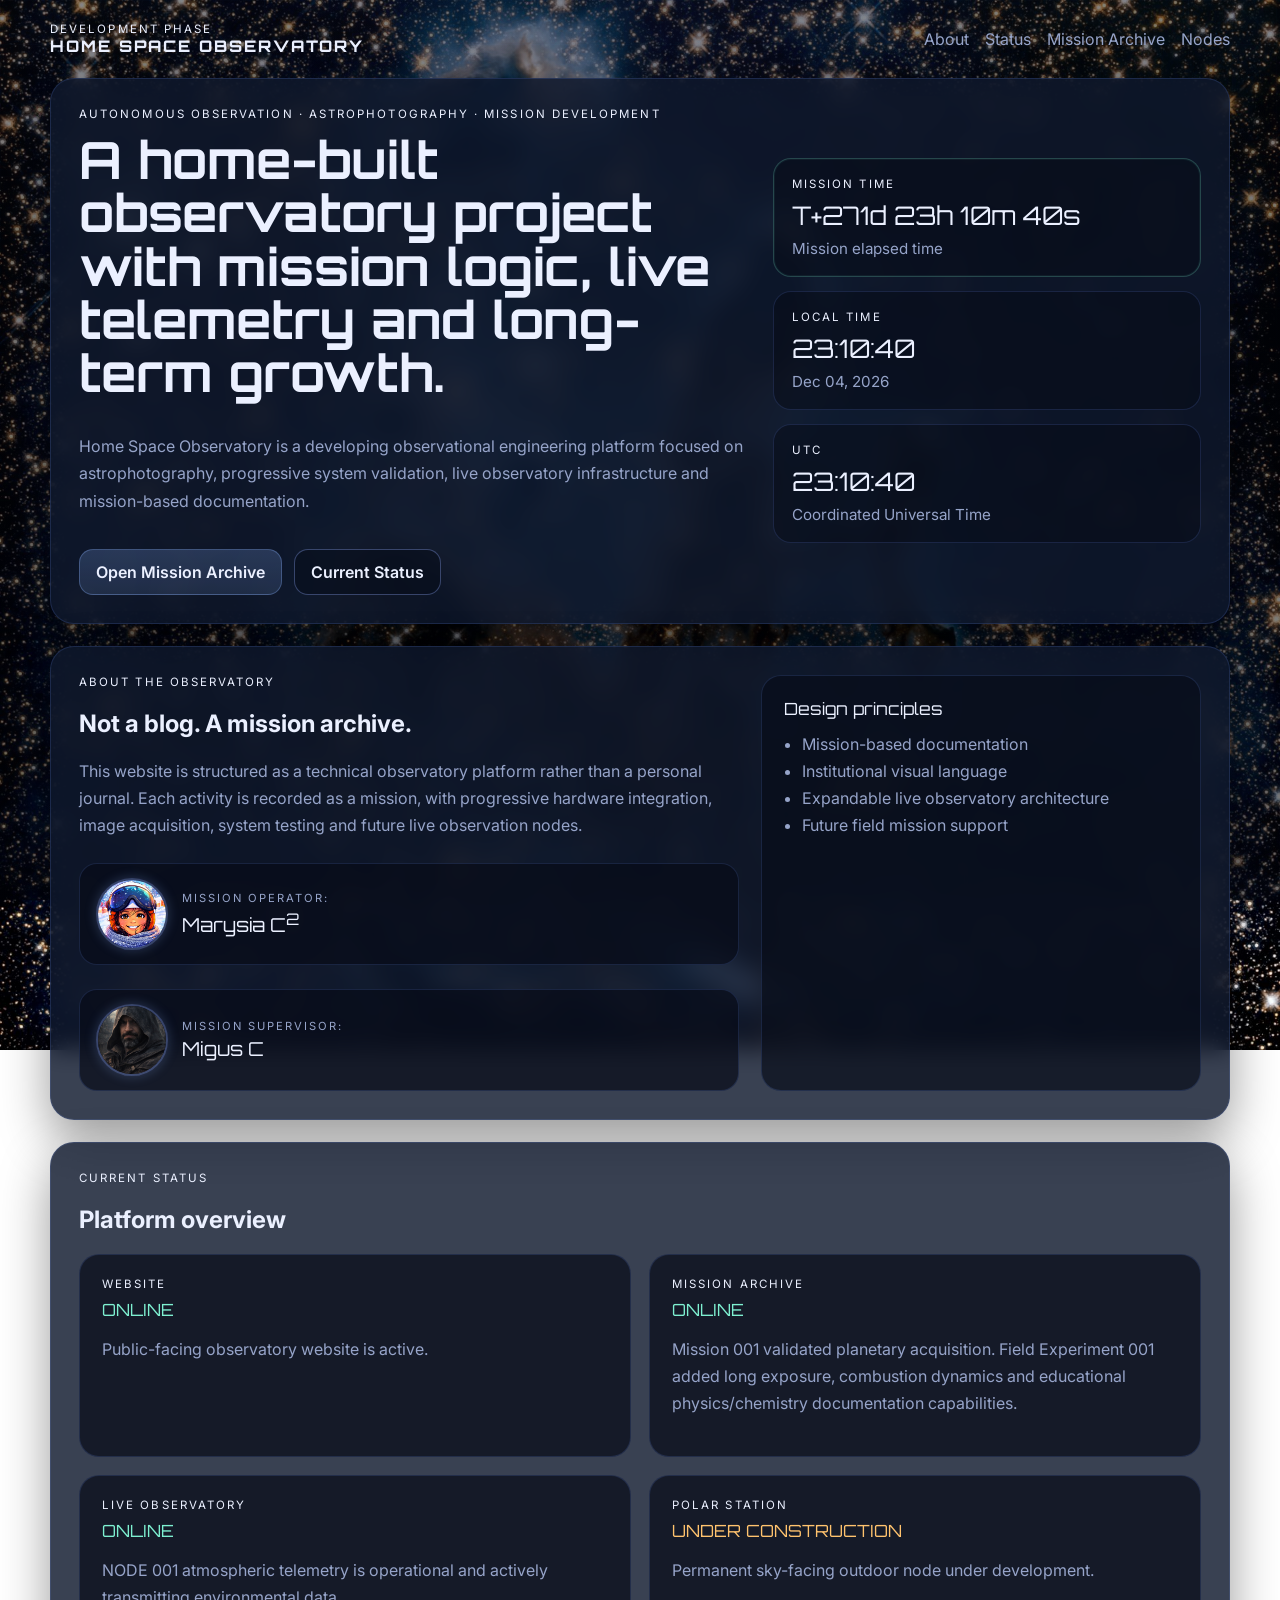
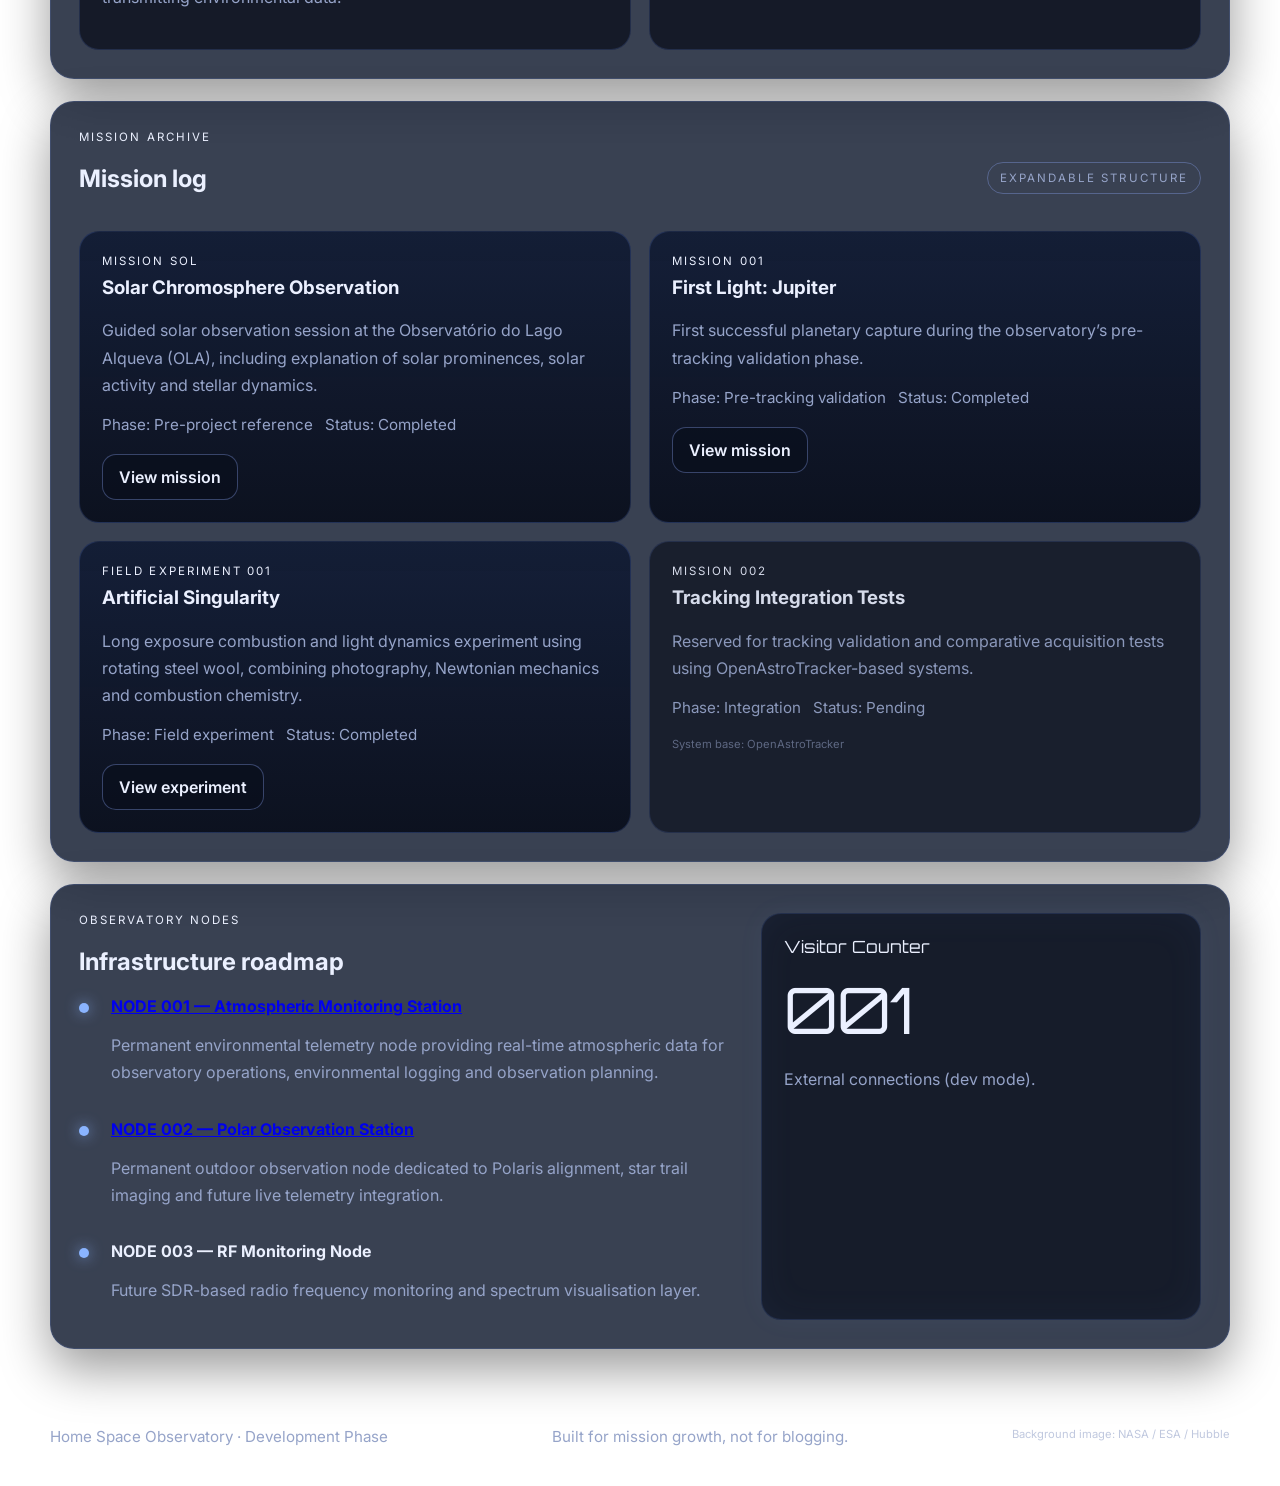
<file: index.html>
<!DOCTYPE html>
<html lang="en">
<head>
  <meta charset="UTF-8" />
  <meta name="viewport" content="width=device-width, initial-scale=1.0" />
  <title>Home Space Observatory</title>

  <meta
    name="description"
    content="Home Space Observatory — autonomous observation, astrophotography, mission archive and live observatory development."
  />

  <link rel="preconnect" href="https://fonts.googleapis.com">
  <link rel="preconnect" href="https://fonts.gstatic.com" crossorigin>

  <link
    href="https://fonts.googleapis.com/css2?family=Inter:wght@400;500;600;700;800&family=Orbitron:wght@500;700;800&display=swap"
    rel="stylesheet"
  >

  <link rel="stylesheet" href="assets/css/style.css" />
</head>

<body>

  <div class="stars"></div>
  <div class="grid"></div>

  <header class="site-header">

    <div class="brand-wrap">
      <div class="brand-kicker">Development Phase</div>
      <div class="brand">HOME SPACE OBSERVATORY</div>
    </div>

    <nav class="top-nav">
      <a href="#about">About</a>
      <a href="#status">Status</a>
      <a href="#missions">Mission Archive</a>
      <a href="#nodes">Nodes</a>
    </nav>

  </header>

  <main>

    <!-- HERO -->

    <section class="hero panel">

      <div class="hero-copy">

        <div class="eyebrow">
          Autonomous Observation · Astrophotography · Mission Development
        </div>

        <h1>
          A home-built observatory project with mission logic,
          live telemetry and long-term growth.
        </h1>

        <p>
          Home Space Observatory is a developing observational engineering platform
          focused on astrophotography, progressive system validation,
          live observatory infrastructure and mission-based documentation.
        </p>

        <div class="hero-actions">
          <a class="btn btn-primary" href="#missions">
            Open Mission Archive
          </a>

          <a class="btn btn-secondary" href="#status">
            Current Status
          </a>
        </div>

      </div>

      <div class="hero-side">

        <div class="status-card accent">
          <div class="status-label">Mission Time</div>
          <div class="status-value" id="uptime">
            T+000d 00h 00m 00s
          </div>
          <div class="status-sub">Mission elapsed time</div>
        </div>

        <div class="status-card">
          <div class="status-label">Local Time</div>
          <div class="status-value" id="localTime">--:--:--</div>
          <div class="status-sub" id="localDate">----------</div>
        </div>

        <div class="status-card">
          <div class="status-label">UTC</div>
          <div class="status-value" id="utcTime">--:--:--</div>
          <div class="status-sub">Coordinated Universal Time</div>
        </div>

      </div>

    </section>

    <!-- ABOUT -->

    <section id="about" class="panel split">

      <div>

        <div class="section-tag">About the Observatory</div>

        <h2>Not a blog. A mission archive.</h2>

        <p>
          This website is structured as a technical observatory platform
          rather than a personal journal.
          Each activity is recorded as a mission,
          with progressive hardware integration,
          image acquisition, system testing
          and future live observation nodes.
        </p>

        <div class="operator-card">

          <img
            src="assets/img/avatar.png"
            alt="Marysia avatar"
            class="operator-avatar"
          >

          <div>
            <div class="operator-label">Mission Operator:</div>
            <div class="operator-name">Marysia C<sup>2</sup></div>
          </div>

        </div>

        <div class="operator-card">

          <img
            src="assets/img/migus.png"
            alt="migus avatar"
            class="operator-avatar"
          >

          <div>
            <div class="operator-label">Mission Supervisor:</div>
            <div class="operator-name">Migus C</div>
          </div>

        </div>

      </div>

      <div class="callout">

        <div class="callout-title">Design principles</div>

        <ul>
          <li>Mission-based documentation</li>
          <li>Institutional visual language</li>
          <li>Expandable live observatory architecture</li>
          <li>Future field mission support</li>
        </ul>

      </div>

    </section>

    <!-- STATUS -->

    <section id="status" class="panel">

      <div class="section-tag">Current Status</div>

      <h2>Platform overview</h2>

      <div class="status-grid">

        <article class="metric-card">
          <div class="metric-title">Website</div>
          <div class="metric-value online">ONLINE</div>

          <p>
            Public-facing observatory website is active.
          </p>
        </article>

        <article class="metric-card">
          <div class="metric-title">Mission Archive</div>
          <div class="metric-value online">ONLINE</div>

          <p>
            Mission 001 validated planetary acquisition.
            Field Experiment 001 added long exposure,
            combustion dynamics and educational
            physics/chemistry documentation capabilities.
          </p>
        </article>

        <article class="metric-card">
          <div class="metric-title">Live Observatory</div>
          <div class="metric-value online">ONLINE</div>

          <p>
            NODE 001 atmospheric telemetry is operational
            and actively transmitting environmental data.
          </p>
        </article>

        <article class="metric-card">
          <div class="metric-title">Polar Station</div>
          <div class="metric-value pending">UNDER CONSTRUCTION</div>

          <p>
            Permanent sky-facing outdoor node
            under development.
          </p>
        </article>

      </div>

    </section>

    <!-- MISSIONS -->

    <section id="missions" class="panel">

      <div class="section-tag">Mission Archive</div>

      <div class="section-head">
        <h2>Mission log</h2>
        <span class="chip">Expandable structure</span>
      </div>

      <div class="mission-grid">

        <!-- MISSION SOL -->

        <article class="mission-card featured">

          <div class="mission-number">Mission SOL</div>

          <h3>Solar Chromosphere Observation</h3>

          <p>
            Guided solar observation session at the
            Observatório do Lago Alqueva (OLA),
            including explanation of solar prominences,
            solar activity and stellar dynamics.
          </p>

          <div class="mission-meta">
            <span>Phase: Pre-project reference</span>
            <span>Status: Completed</span>
          </div>

          <a class="btn btn-secondary"
             href="missions/missionSOL/index.html">

            View mission

          </a>

        </article>

        <!-- MISSION 001 -->

        <article class="mission-card featured">

          <div class="mission-number">Mission 001</div>

          <h3>First Light: Jupiter</h3>

          <p>
            First successful planetary capture during the
            observatory’s pre-tracking validation phase.
          </p>

          <div class="mission-meta">
            <span>Phase: Pre-tracking validation</span>
            <span>Status: Completed</span>
          </div>

          <a class="btn btn-secondary"
             href="missions/mission001/index.html">

            View mission

          </a>

        </article>

        <!-- FIELD EXPERIMENT 001 -->

        <article class="mission-card featured">

          <div class="mission-number">
            Field Experiment 001
          </div>

          <h3>Artificial Singularity</h3>

          <p>
            Long exposure combustion and light dynamics experiment
            using rotating steel wool, combining photography,
            Newtonian mechanics and combustion chemistry.
          </p>

          <div class="mission-meta">
            <span>Phase: Field experiment</span>
            <span>Status: Completed</span>
          </div>

          <a class="btn btn-secondary"
             href="field-experiments/field-exp001-artificial-singularity/index.html">

            View experiment

          </a>

        </article>

        <!-- MISSION 002 -->

        <article class="mission-card placeholder">

          <div class="mission-number">Mission 002</div>

          <h3>Tracking Integration Tests</h3>

          <p>
            Reserved for tracking validation and comparative
            acquisition tests using OpenAstroTracker-based systems.
          </p>

          <div class="mission-meta">
            <span>Phase: Integration</span>
            <span>Status: Pending</span>
          </div>

          <div class="mission-credit">

            System base:

            <a href="https://github.com/OpenAstroTech/OpenAstroTracker"
               target="_blank"
               rel="noopener noreferrer">

              OpenAstroTracker

            </a>

          </div>

        </article>

      </div>

    </section>

    <!-- NODES -->

    <section id="nodes" class="panel split">

      <div>

        <div class="section-tag">Observatory Nodes</div>

        <h2>Infrastructure roadmap</h2>

        <div class="timeline">

          <!-- NODE 001 -->

          <div class="timeline-item">

            <span class="dot"></span>

            <div>

              <strong>
                <a href="nodes/node001/index.html">
                  NODE 001 — Atmospheric Monitoring Station
                </a>
              </strong>

              <p>
                Permanent environmental telemetry node providing
                real-time atmospheric data for observatory operations,
                environmental logging and observation planning.
              </p>

            </div>

          </div>

          <!-- NODE 002 -->

          <div class="timeline-item">

            <span class="dot"></span>

            <div>

              <strong>
                <a href="nodes/node002/index.html">
                  NODE 002 — Polar Observation Station
                </a>
              </strong>

              <p>
                Permanent outdoor observation node dedicated to Polaris
                alignment, star trail imaging and future live telemetry integration.
              </p>

            </div>

          </div>

          <!-- NODE 003 -->

          <div class="timeline-item">

            <span class="dot"></span>

            <div>

              <strong>
                NODE 003 — RF Monitoring Node
              </strong>

              <p>
                Future SDR-based radio frequency monitoring
                and spectrum visualisation layer.
              </p>

            </div>

          </div>

        </div>

      </div>

      <div class="callout glow">

        <div class="callout-title">Visitor Counter</div>

        <div class="big-counter" id="visitorCount">001</div>

        <p>
          External connections (dev mode).
        </p>

      </div>

    </section>

  </main>

  <!-- FOOTER -->

  <footer class="site-footer">

    <div>
      Home Space Observatory · Development Phase
    </div>

    <div>
      Built for mission growth, not for blogging.
    </div>

    <div class="credit">

      Background image:

      <a href="https://images.nasa.gov/details/GSFC_20171208_Archive_e000842"
         target="_blank"
         rel="noopener noreferrer">

        NASA / ESA / Hubble

      </a>

    </div>

  </footer>

  <script>
    window.HSO_CONFIG = {
      launchDate: '2026-03-08T00:00:00Z'
    };
  </script>

  <script src="assets/js/app.js"></script>

</body>
</html>
</file>
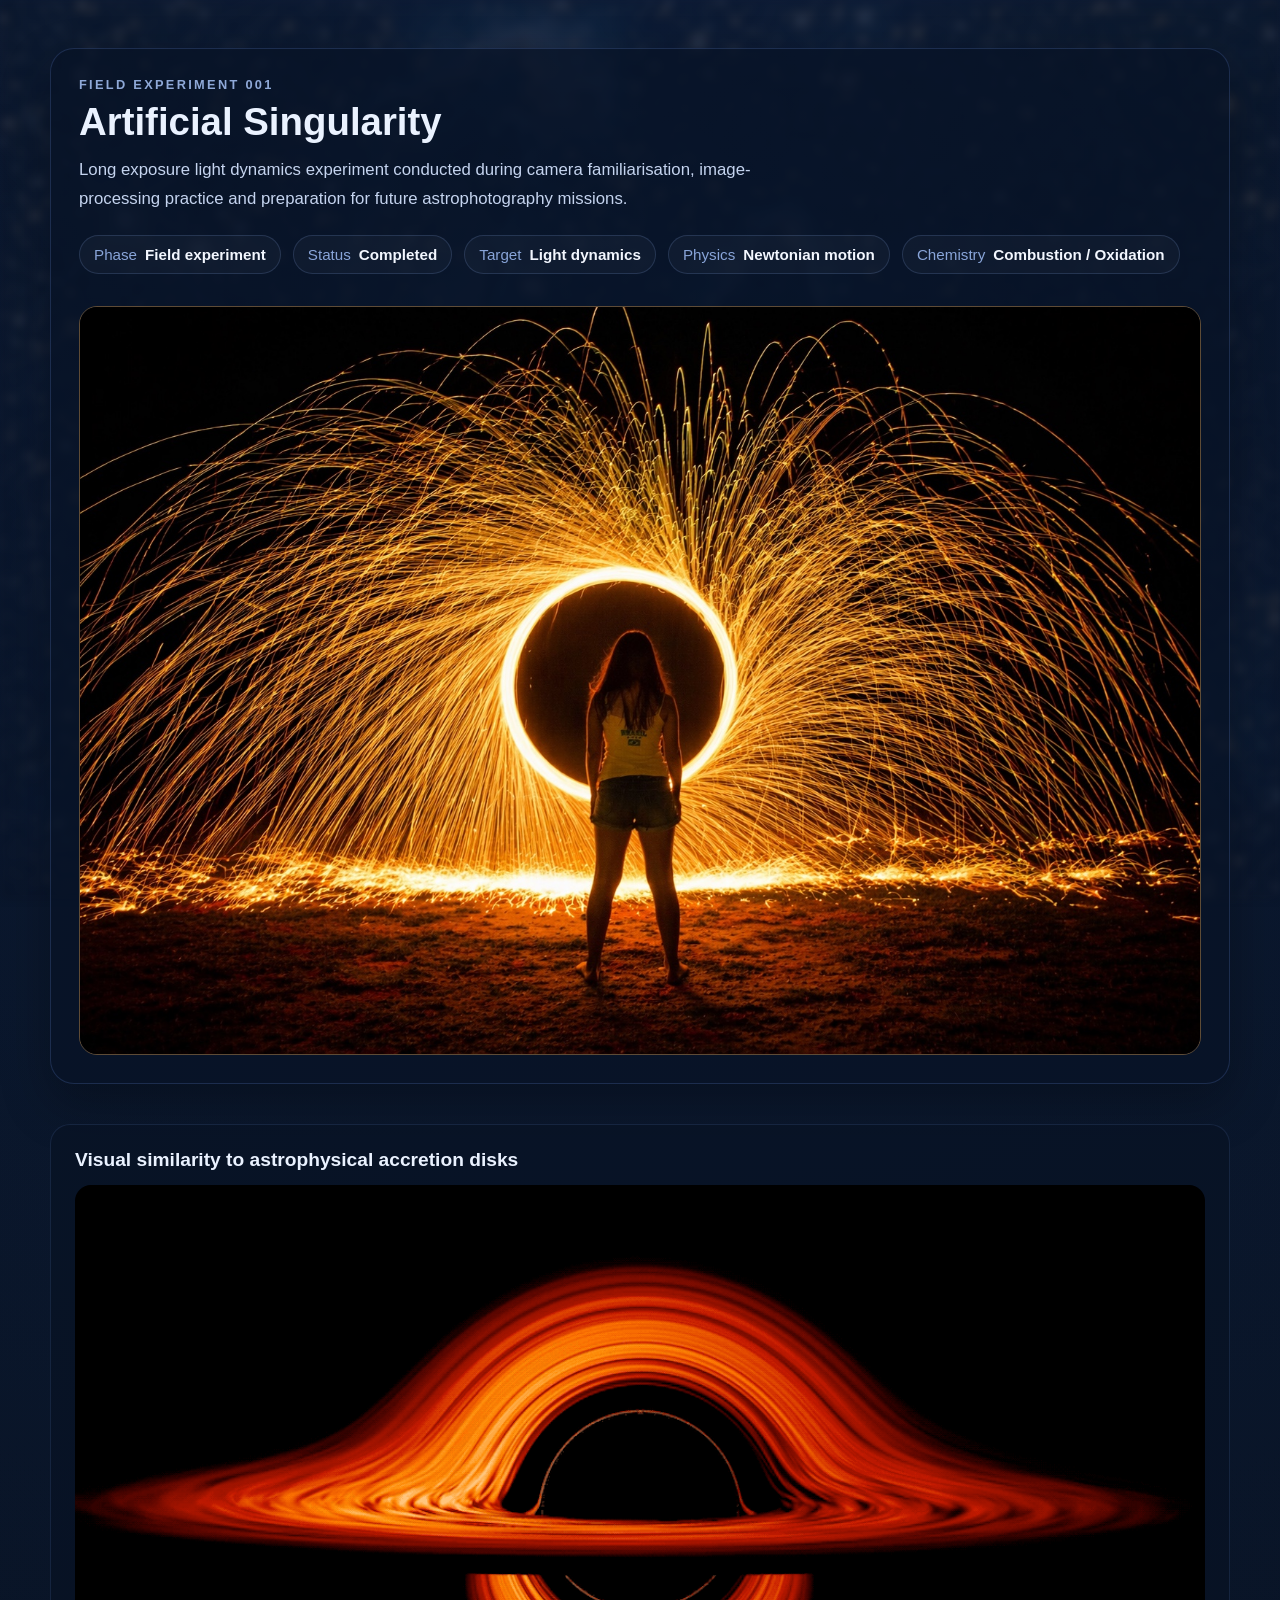
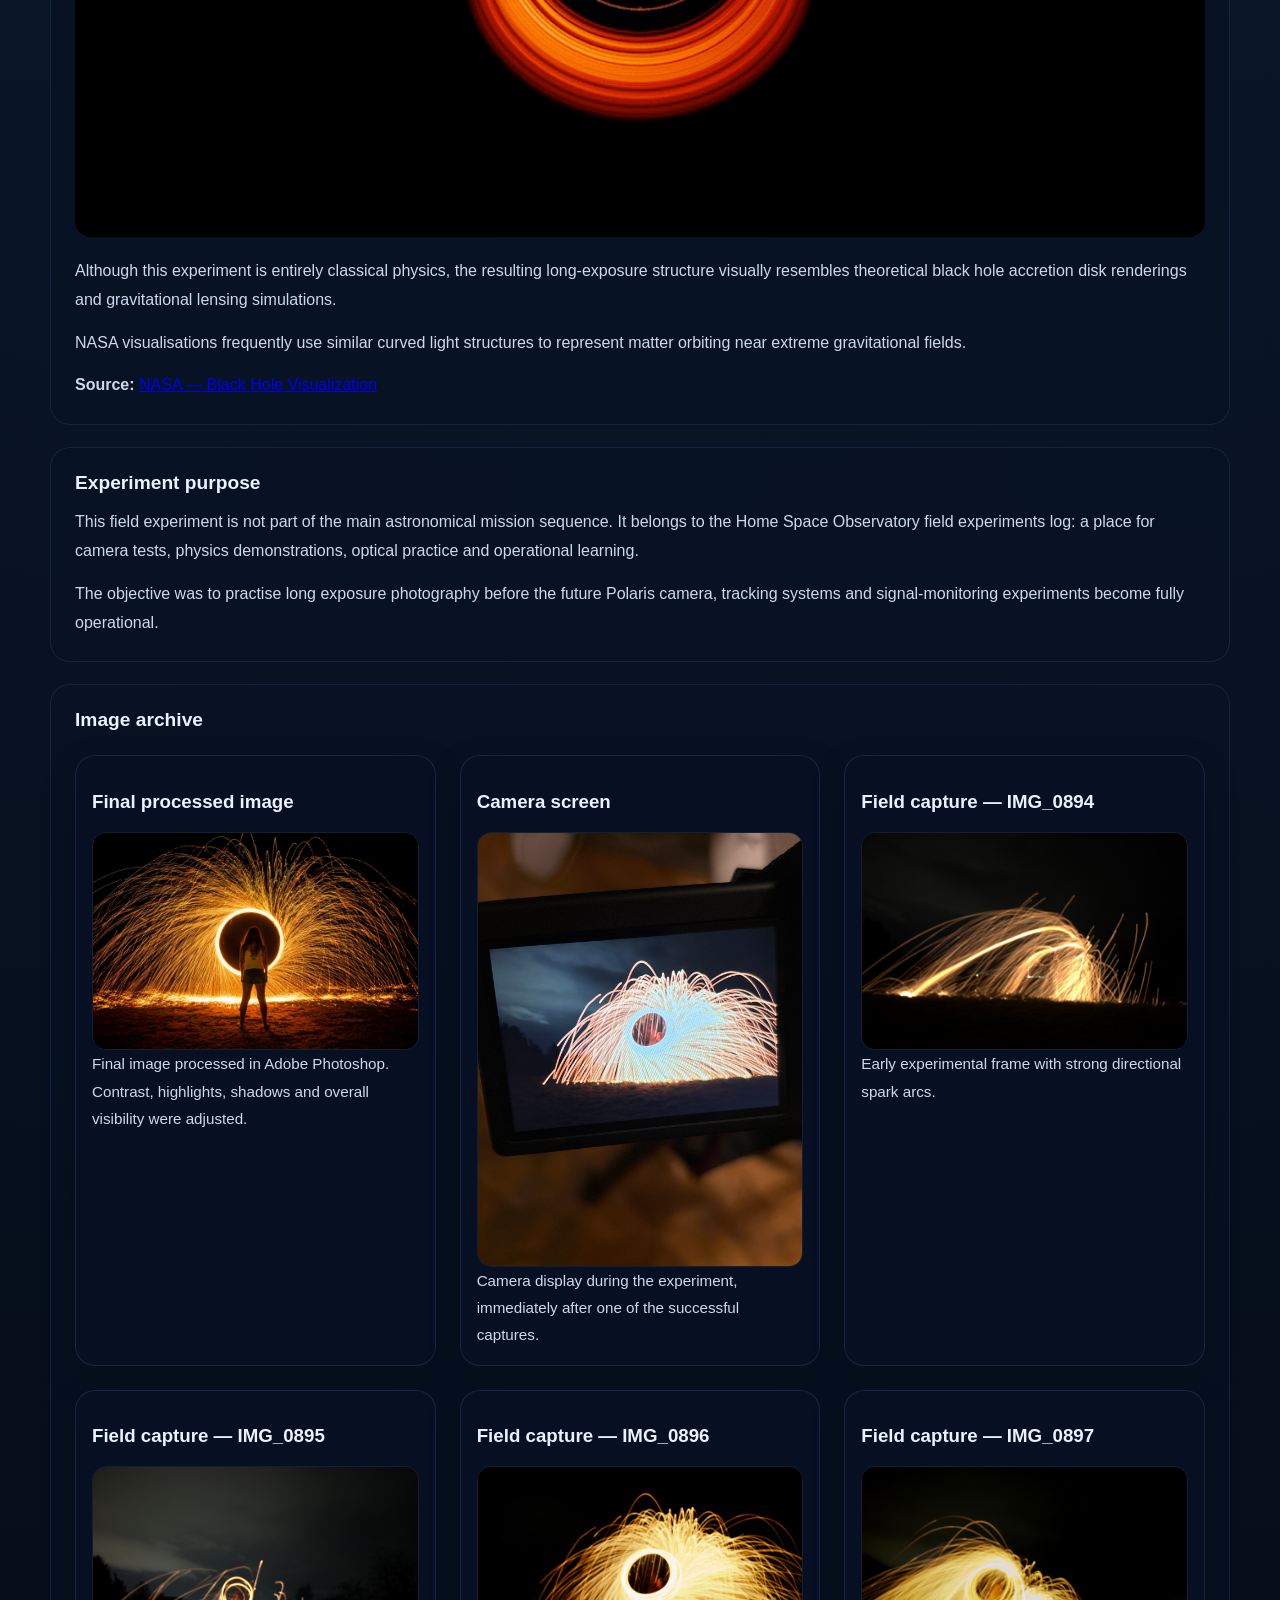
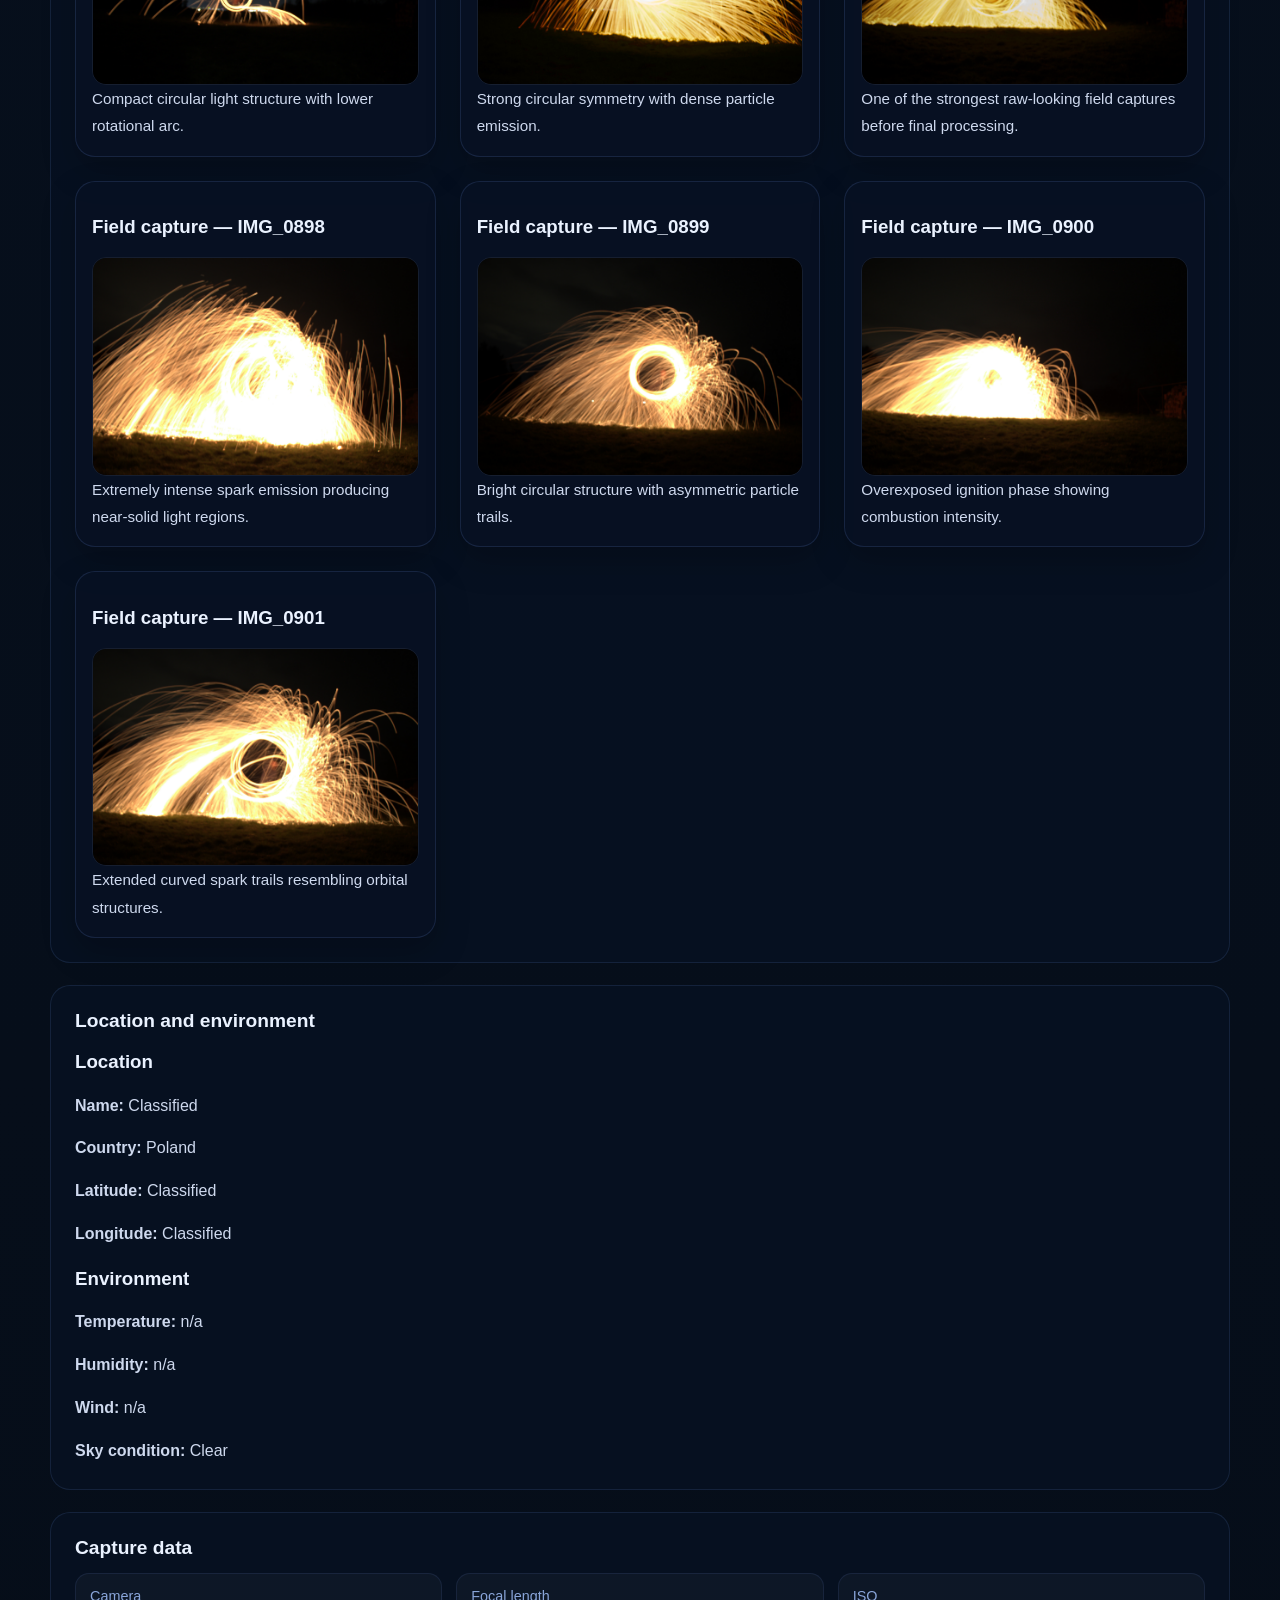
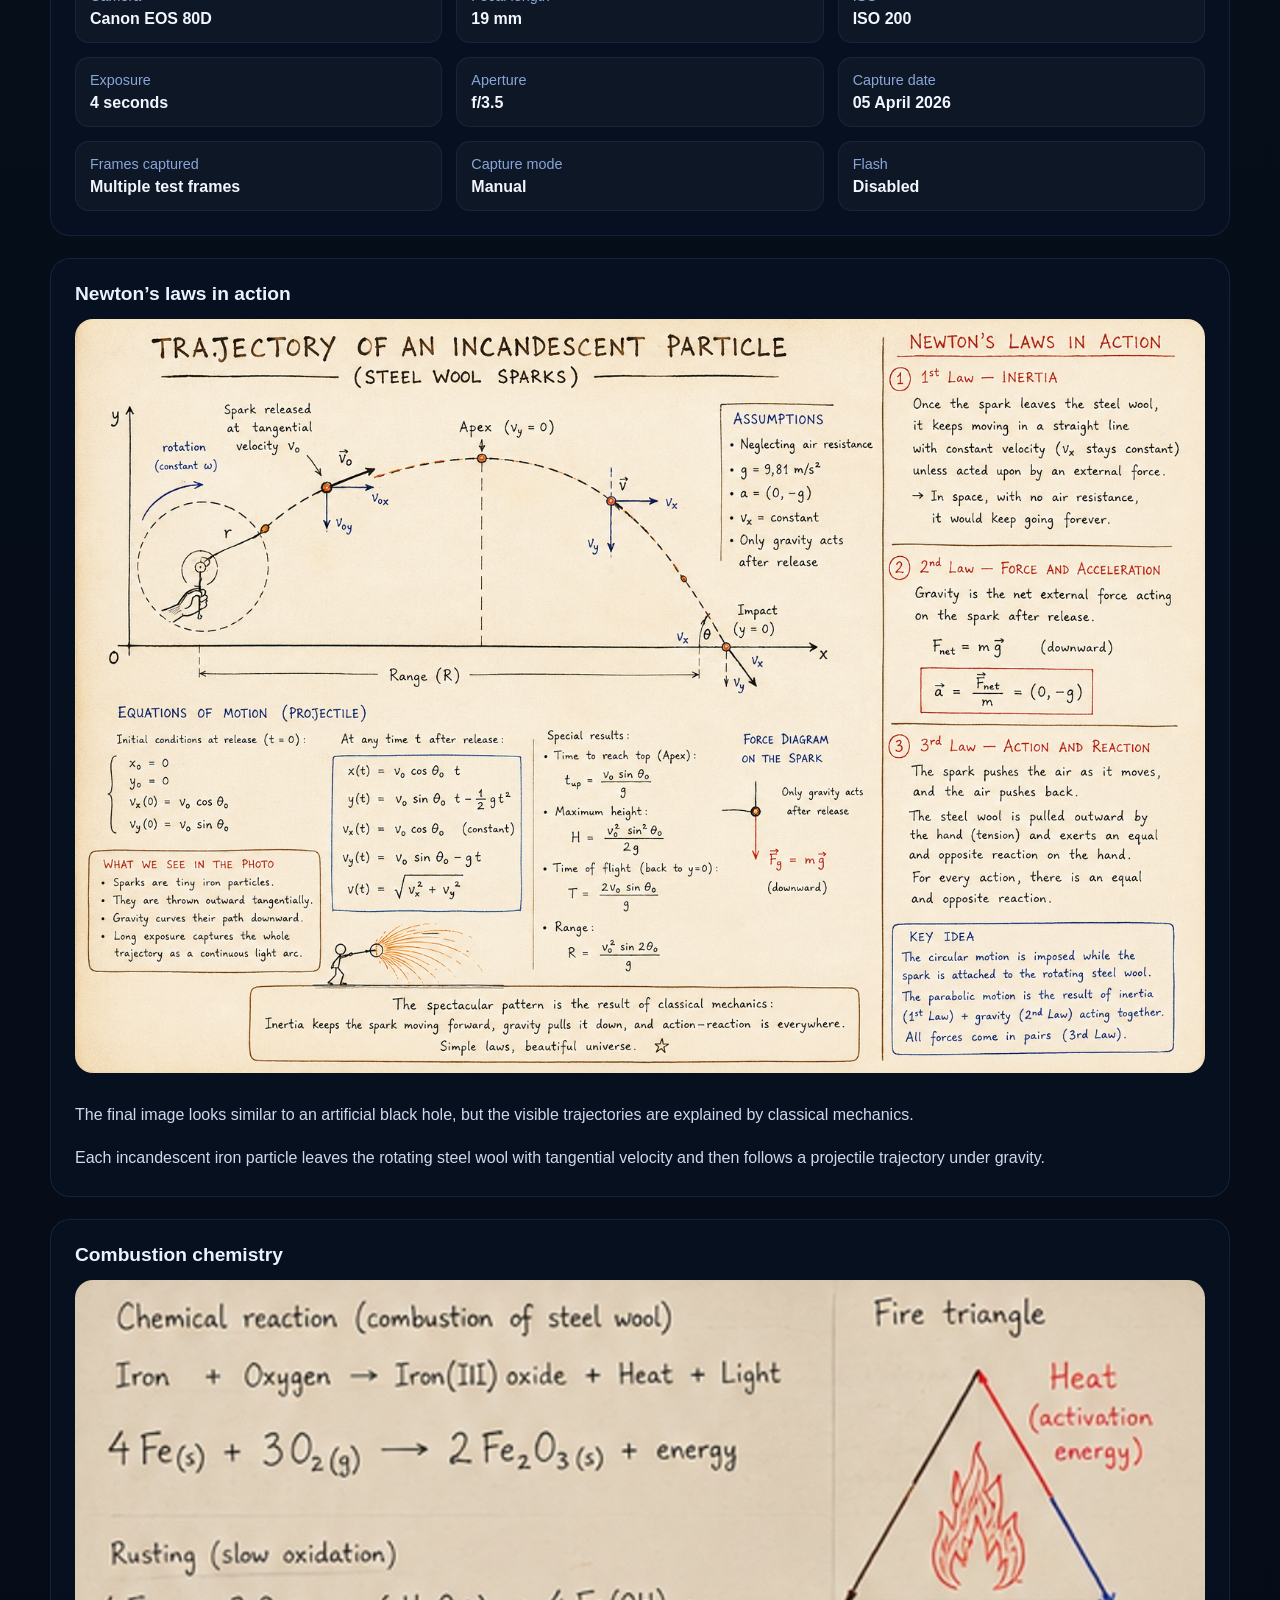
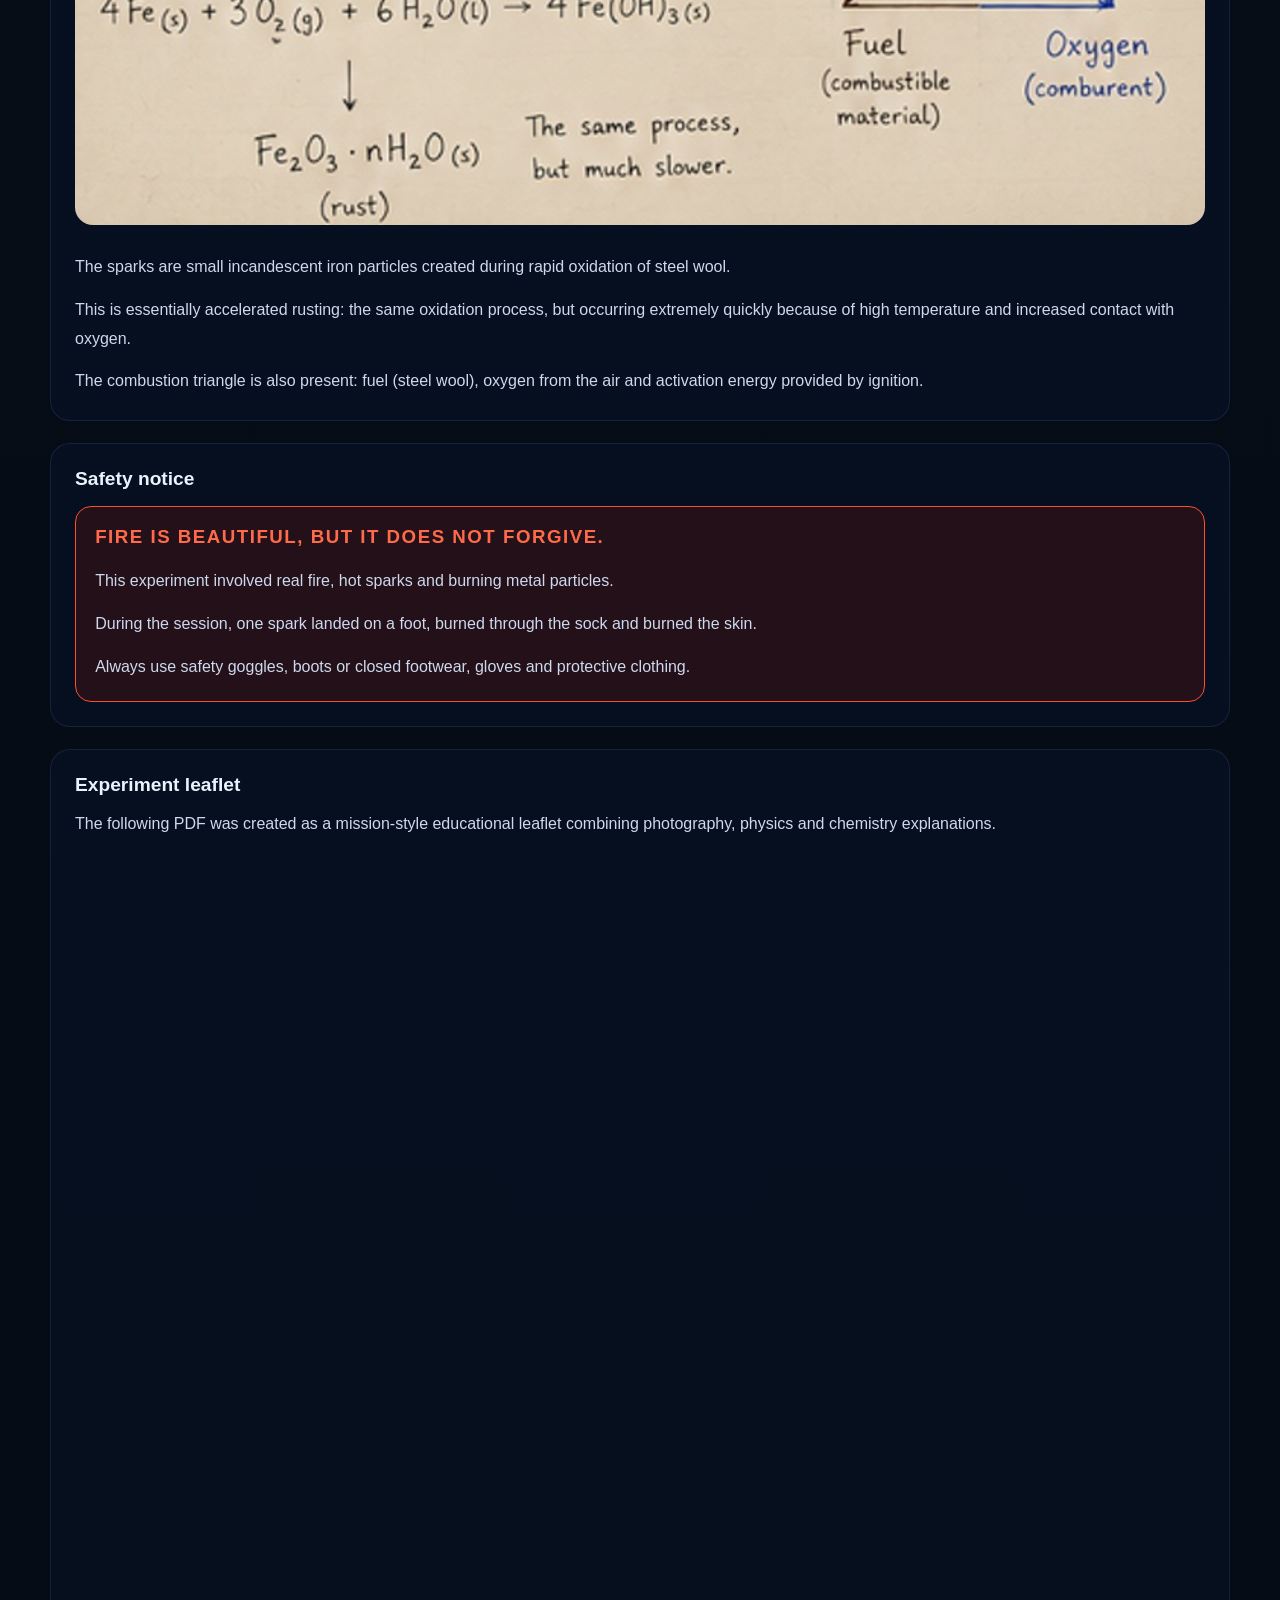
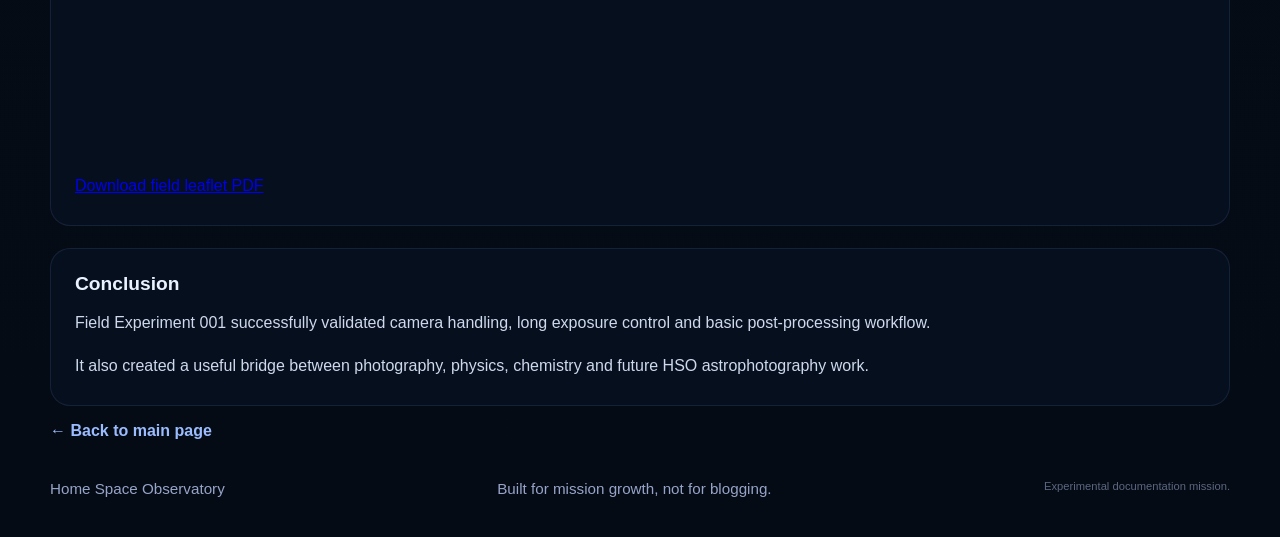
<file: field-experiments/field-exp001-artificial-singularity/index.html>
<!DOCTYPE html>
<html lang="en">

<head>
  <meta charset="UTF-8" />
  <meta name="viewport" content="width=device-width, initial-scale=1.0" />

  <title>
    FIELD EXPERIMENT 001 — ARTIFICIAL SINGULARITY
  </title>

  <link rel="stylesheet" href="../../assets/css/style.css">
  <link rel="stylesheet" href="../../assets/css/mission-001.css">

  <style>

    .warning-box {
      border: 1px solid #ff4d2e;
      background: rgba(120, 20, 10, 0.25);
      padding: 1.2rem;
      border-radius: 16px;
      margin-top: 1rem;
    }

    .warning-box h3 {
      color: #ff6b4a;
      margin-top: 0;
      text-transform: uppercase;
      letter-spacing: 0.08em;
    }

    .hero-image {
      margin-top: 2rem;
      border-radius: 18px;
      overflow: hidden;
      border: 1px solid rgba(255, 180, 80, 0.35);
    }

    .hero-image img {
      width: 100%;
      display: block;
    }

    .gallery-two {
      display: grid;
      grid-template-columns: repeat(auto-fit, minmax(320px, 1fr));
      gap: 1.5rem;
      margin-top: 1.5rem;
    }

    .gallery-two .image-card img {
      width: 100%;
      border-radius: 14px;
      display: block;
    }

    .camera-screen img {
      max-height: 520px;
      width: auto;
      margin: auto;
      display: block;
    }

  </style>

</head>

<body>

  <main class="mission-page">

    <!-- HERO -->

    <section class="mission-hero">

      <p class="mission-kicker">
        FIELD EXPERIMENT 001
      </p>

      <h1>
        Artificial Singularity
      </h1>

      <p class="mission-summary">
        Long exposure light dynamics experiment conducted during camera familiarisation,
        image-processing practice and preparation for future astrophotography missions.
      </p>

      <div class="mission-meta">

        <div class="meta-pill">
          <span class="label">Phase</span>
          <span class="value">Field experiment</span>
        </div>

        <div class="meta-pill">
          <span class="label">Status</span>
          <span class="value">Completed</span>
        </div>

        <div class="meta-pill">
          <span class="label">Target</span>
          <span class="value">Light dynamics</span>
        </div>

        <div class="meta-pill">
          <span class="label">Physics</span>
          <span class="value">Newtonian motion</span>
        </div>

        <div class="meta-pill">
          <span class="label">Chemistry</span>
          <span class="value">Combustion / Oxidation</span>
        </div>

      </div>

      <div class="hero-image">

        <img
          src="img/field-exp001_processed_low_res.jpeg"
          alt="Final processed artificial singularity image"
        >

      </div>

    </section>

    <!-- NASA COMPARISON -->

    <section class="mission-section">

      <h2>
        Visual similarity to astrophysical accretion disks
      </h2>

      <div class="info-grid">

        <div class="info-card">

          <!-- DESCARREGA ESTA IMAGEM E GUARDA COMO:
               img/nasa_black_hole.jpg -->

          <img
            src="img/nasa_black_hole.jpg"
            alt="NASA black hole visualization"
            style="width:100%; border-radius:16px;"
          >

          <p style="margin-top:1rem;">

            Although this experiment is entirely classical physics,
            the resulting long-exposure structure visually resembles
            theoretical black hole accretion disk renderings
            and gravitational lensing simulations.

          </p>

          <p>

            NASA visualisations frequently use similar curved
            light structures to represent matter orbiting
            near extreme gravitational fields.

          </p>

          <p>

            <strong>Source:</strong>

            <a
              href="https://science.nasa.gov/universe/black-holes/new-nasa-black-hole-visualization-takes-viewers-beyond-the-brink/"
              target="_blank"
              rel="noopener noreferrer"
            >
              NASA — Black Hole Visualization
            </a>

          </p>

        </div>

      </div>

    </section>

    <!-- PURPOSE -->

    <section class="mission-section">

      <h2>
        Experiment purpose
      </h2>

      <p>

        This field experiment is not part of the main astronomical mission sequence.
        It belongs to the Home Space Observatory field experiments log:
        a place for camera tests, physics demonstrations,
        optical practice and operational learning.

      </p>

      <p>

        The objective was to practise long exposure photography before the future Polaris camera,
        tracking systems and signal-monitoring experiments become fully operational.

      </p>

    </section>

    <!-- GALLERY -->

    <section class="mission-section">

      <h2>
        Image archive
      </h2>

      <div class="gallery-two">

        <article class="image-card">

          <h3>
            Final processed image
          </h3>

          <img
            src="img/field-exp001_processed_low_res.jpeg"
            alt="Processed final image"
          >

          <p class="caption">

            Final image processed in Adobe Photoshop.
            Contrast, highlights, shadows and overall visibility were adjusted.

          </p>

        </article>

        <article class="image-card camera-screen">

          <h3>
            Camera screen
          </h3>

          <img
            src="img/field-exp001_camera_settings_low_res.jpeg"
            alt="Camera settings screen"
          >

          <p class="caption">

            Camera display during the experiment,
            immediately after one of the successful captures.

          </p>

        </article>

        <article class="image-card">

          <h3>
            Field capture — IMG_0894
          </h3>

          <img src="img/IMG_0894.jpg" alt="IMG 0894">

          <p class="caption">
            Early experimental frame with strong directional spark arcs.
          </p>

        </article>

        <article class="image-card">

          <h3>
            Field capture — IMG_0895
          </h3>

          <img src="img/IMG_0895.jpg" alt="IMG 0895">

          <p class="caption">
            Compact circular light structure with lower rotational arc.
          </p>

        </article>

        <article class="image-card">

          <h3>
            Field capture — IMG_0896
          </h3>

          <img src="img/IMG_0896.jpeg" alt="IMG 0896">

          <p class="caption">
            Strong circular symmetry with dense particle emission.
          </p>

        </article>

        <article class="image-card">

          <h3>
            Field capture — IMG_0897
          </h3>

          <img src="img/IMG_0897.jpg" alt="IMG 0897">

          <p class="caption">
            One of the strongest raw-looking field captures before final processing.
          </p>

        </article>

        <article class="image-card">

          <h3>
            Field capture — IMG_0898
          </h3>

          <img src="img/IMG_0898.jpg" alt="IMG 0898">

          <p class="caption">
            Extremely intense spark emission producing near-solid light regions.
          </p>

        </article>

        <article class="image-card">

          <h3>
            Field capture — IMG_0899
          </h3>

          <img src="img/IMG_0899.jpg" alt="IMG 0899">

          <p class="caption">
            Bright circular structure with asymmetric particle trails.
          </p>

        </article>

        <article class="image-card">

          <h3>
            Field capture — IMG_0900
          </h3>

          <img src="img/IMG_0900.jpg" alt="IMG 0900">

          <p class="caption">
            Overexposed ignition phase showing combustion intensity.
          </p>

        </article>

        <article class="image-card">

          <h3>
            Field capture — IMG_0901
          </h3>

          <img src="img/IMG_0901.jpg" alt="IMG 0901">

          <p class="caption">
            Extended curved spark trails resembling orbital structures.
          </p>

        </article>

      </div>

    </section>

    <!-- LOCATION -->

    <section class="mission-section">

      <h2>
        Location and environment
      </h2>

      <div class="info-grid">

        <div class="info-card">

          <h3>
            Location
          </h3>

          <p><strong>Name:</strong> Classified</p>
          <p><strong>Country:</strong> Poland</p>
          <p><strong>Latitude:</strong> Classified</p>
          <p><strong>Longitude:</strong> Classified</p>

        </div>

        <div class="info-card">

          <h3>
            Environment
          </h3>

          <p><strong>Temperature:</strong> n/a</p>
          <p><strong>Humidity:</strong> n/a</p>
          <p><strong>Wind:</strong> n/a</p>
          <p><strong>Sky condition:</strong> Clear</p>

        </div>

      </div>

    </section>

    <!-- CAPTURE DATA -->

    <section class="mission-section">

      <h2>
        Capture data
      </h2>

      <dl class="data-grid">

        <div class="data-item">
          <dt>Camera</dt>
          <dd>Canon EOS 80D</dd>
        </div>

        <div class="data-item">
          <dt>Focal length</dt>
          <dd>19 mm</dd>
        </div>

        <div class="data-item">
          <dt>ISO</dt>
          <dd>ISO 200</dd>
        </div>

        <div class="data-item">
          <dt>Exposure</dt>
          <dd>4 seconds</dd>
        </div>

        <div class="data-item">
          <dt>Aperture</dt>
          <dd>f/3.5</dd>
        </div>

        <div class="data-item">
          <dt>Capture date</dt>
          <dd>05 April 2026</dd>
        </div>

        <div class="data-item">
          <dt>Frames captured</dt>
          <dd>Multiple test frames</dd>
        </div>

        <div class="data-item">
          <dt>Capture mode</dt>
          <dd>Manual</dd>
        </div>

        <div class="data-item">
          <dt>Flash</dt>
          <dd>Disabled</dd>
        </div>

      </dl>

    </section>

    <!-- PHYSICS -->

    <section class="mission-section">

      <h2>
        Newton’s laws in action
      </h2>

      <img
        src="img/newton.png"
        alt="Newton laws and particle motion"
        style="width:100%; border-radius:18px; margin-bottom:1.5rem;"
      >

      <p>

        The final image looks similar to an artificial black hole,
        but the visible trajectories are explained by classical mechanics.

      </p>

      <p>

        Each incandescent iron particle leaves the rotating steel wool
        with tangential velocity and then follows a projectile trajectory
        under gravity.

      </p>

    </section>

    <!-- CHEMISTRY -->

    <section class="mission-section">

      <h2>
        Combustion chemistry
      </h2>

      <img
        src="img/chemistry_combustion_notes.png"
        alt="Combustion chemistry notes"
        style="width:100%; border-radius:18px; margin-bottom:1.5rem;"
      >

      <p>

        The sparks are small incandescent iron particles created during
        rapid oxidation of steel wool.

      </p>

      <p>

        This is essentially accelerated rusting:
        the same oxidation process, but occurring extremely quickly
        because of high temperature and increased contact with oxygen.

      </p>

      <p>

        The combustion triangle is also present:
        fuel (steel wool), oxygen from the air
        and activation energy provided by ignition.

      </p>

    </section>

    <!-- SAFETY -->

    <section class="mission-section">

      <h2>
        Safety notice
      </h2>

      <div class="warning-box">

        <h3>
          Fire is beautiful, but it does not forgive.
        </h3>

        <p>

          This experiment involved real fire,
          hot sparks and burning metal particles.

        </p>

        <p>

          During the session,
          one spark landed on a foot,
          burned through the sock
          and burned the skin.

        </p>

        <p>

          Always use safety goggles,
          boots or closed footwear,
          gloves and protective clothing.

        </p>

      </div>

    </section>

    <!-- PDF -->

    <section class="mission-section">

      <h2>
        Experiment leaflet
      </h2>

      <p>

        The following PDF was created as a mission-style educational leaflet
        combining photography, physics and chemistry explanations.

      </p>

      <iframe
        src="docs/Black hole in the garden - leaflet.pdf"
        width="100%"
        height="900px"
        style="border:none; border-radius:18px;"
      ></iframe>

      <p style="margin-top:1rem;">

        <a
          class="download-link"
          href="docs/Black hole in the garden - leaflet.pdf"
          target="_blank"
        >

          Download field leaflet PDF

        </a>

      </p>

    </section>

    <!-- CONCLUSION -->

    <section class="mission-section">

      <h2>
        Conclusion
      </h2>

      <p>

        Field Experiment 001 successfully validated camera handling,
        long exposure control and basic post-processing workflow.

      </p>

      <p>

        It also created a useful bridge between photography,
        physics, chemistry and future HSO astrophotography work.

      </p>

    </section>

    <a href="../../index.html" class="back-link">
      ← Back to main page
    </a>

  </main>

  <footer class="site-footer">

    <div>
      Home Space Observatory
    </div>

    <div>
      Built for mission growth, not for blogging.
    </div>

    <div class="credit">
      Experimental documentation mission.
    </div>

  </footer>

</body>
</html>
</file>
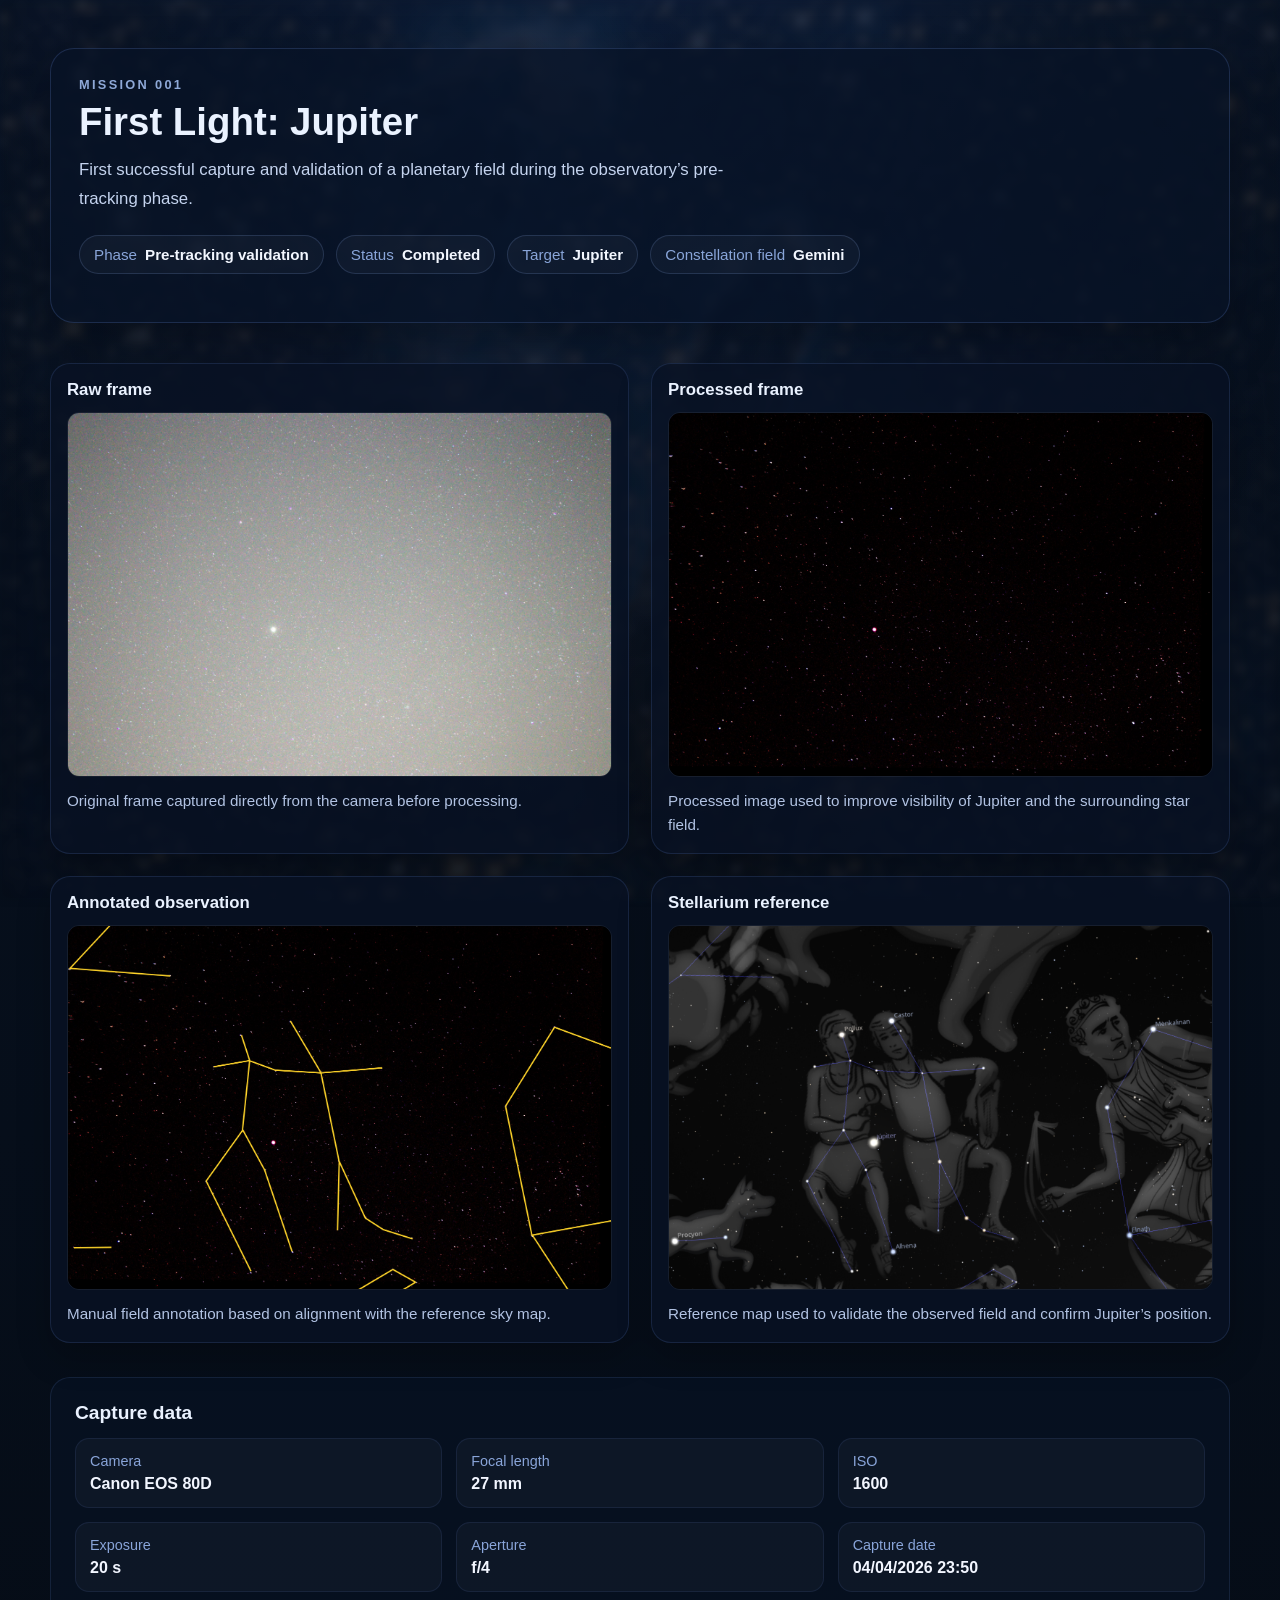
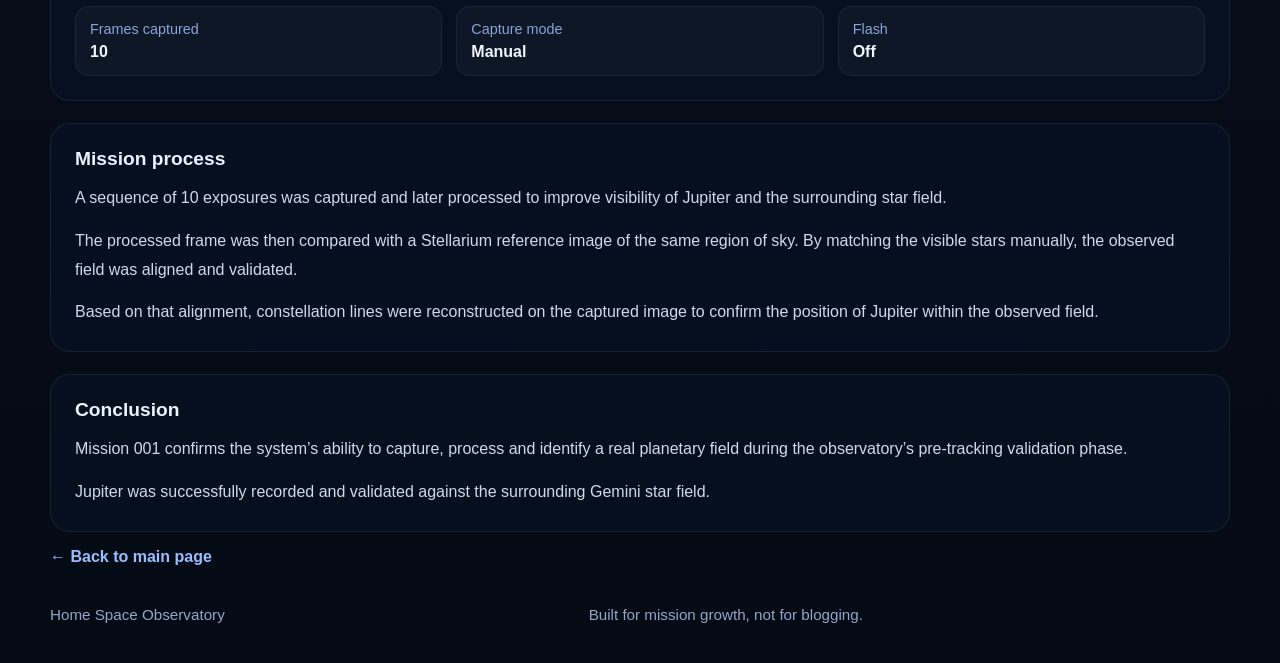
<file: missions/mission001/index.html>
<!DOCTYPE html>
<html lang="en">
<head>
  <meta charset="UTF-8" />
  <meta name="viewport" content="width=device-width, initial-scale=1.0" />
  <title>Mission 001 — First Light: Jupiter</title>

  <!--
    If this page lives in the root of your project, keep:
      href="mission-001.css"

    If it lives inside /missions/, change to:
      href="../mission-001.css"
  -->
  <link rel="stylesheet" href="../../assets/css/style.css">
  <link rel="stylesheet" href="../../assets/css/mission-001.css">
</head>

<body>
  <main class="mission-page">

    <!-- HERO / HEADER -->
    <section class="mission-hero">
      <p class="mission-kicker">MISSION 001</p>
      <h1>First Light: Jupiter</h1>
      <p class="mission-summary">
        First successful capture and validation of a planetary field during the observatory’s
        pre-tracking phase.
      </p>

      <div class="mission-meta">
        <div class="meta-pill"><span class="label">Phase</span><span class="value">Pre-tracking validation</span></div>
        <div class="meta-pill"><span class="label">Status</span><span class="value">Completed</span></div>
        <div class="meta-pill"><span class="label">Target</span><span class="value">Jupiter</span></div>
        <div class="meta-pill"><span class="label">Constellation field</span><span class="value">Gemini</span></div>
      </div>
    </section>

    <!--
      IMAGE PATHS
      ===========
      This version assumes the images are in:
        assets/img/missions/mission001/

      If this HTML file is inside /missions/, change each src from:
        assets/img/...
      to:
        ../assets/img/...
    -->
    <section class="mission-gallery">
      <article class="image-card">
        <h2>Raw frame</h2>
        <img
          src="../../assets/img/missions/mission001/mission001_raw.jpg"
          alt="Raw frame showing Jupiter and surrounding stars"
          loading="lazy"
        />
        <p class="caption">
          Original frame captured directly from the camera before processing.
        </p>
      </article>

      <article class="image-card">
        <h2>Processed frame</h2>
        <img
          src="../../assets/img/missions/mission001/mission001_processed_small.jpg"
          alt="Processed frame showing Jupiter and surrounding stars"
          loading="lazy"
        />
        <p class="caption">
          Processed image used to improve visibility of Jupiter and the surrounding star field.
        </p>
      </article>

      <article class="image-card">
        <h2>Annotated observation</h2>
        <img
          src="../../assets/img/missions/mission001/mission001_overlay.png"
          alt="Processed frame annotated with reconstructed constellation lines"
          loading="lazy"
        />
        <p class="caption">
          Manual field annotation based on alignment with the reference sky map.
        </p>
      </article>

      <article class="image-card">
        <h2>Stellarium reference</h2>
        <img
          src="../../assets/img/missions/mission001/mission001_stellarium.png"
          alt="Stellarium reference view of the observed field"
          loading="lazy"
        />
        <p class="caption">
          Reference map used to validate the observed field and confirm Jupiter’s position.
        </p>
      </article>
    </section>

    <!-- CAPTURE DATA -->
    <section class="mission-section">
      <h2>Capture data</h2>

      <!--
        Simple definition list.
        This is cleaner than a long paragraph and easier to update later.
      -->
      <dl class="data-grid">
        <div class="data-item">
          <dt>Camera</dt>
          <dd>Canon EOS 80D</dd>
        </div>

        <div class="data-item">
          <dt>Focal length</dt>
          <dd>27 mm</dd>
        </div>

        <div class="data-item">
          <dt>ISO</dt>
          <dd>1600</dd>
        </div>

        <div class="data-item">
          <dt>Exposure</dt>
          <dd>20 s</dd>
        </div>

        <div class="data-item">
          <dt>Aperture</dt>
          <dd>f/4</dd>
        </div>

        <div class="data-item">
          <dt>Capture date</dt>
          <dd>04/04/2026 23:50</dd>
        </div>

        <div class="data-item">
          <dt>Frames captured</dt>
          <dd>10</dd>
        </div>

        <div class="data-item">
          <dt>Capture mode</dt>
          <dd>Manual</dd>
        </div>

        <div class="data-item">
          <dt>Flash</dt>
          <dd>Off</dd>
        </div>
      </dl>
    </section>

    <!-- PROCESS -->
    <section class="mission-section">
      <h2>Mission process</h2>

      <!--
        The wording here is intentionally "observatory style":
        factual, clean and not overly dramatic.
      -->
      <p>
        A sequence of 10 exposures was captured and later processed to improve visibility of
        Jupiter and the surrounding star field.
      </p>

      <p>
        The processed frame was then compared with a Stellarium reference image of the same region
        of sky. By matching the visible stars manually, the observed field was aligned and validated.
      </p>

      <p>
        Based on that alignment, constellation lines were reconstructed on the captured image to
        confirm the position of Jupiter within the observed field.
      </p>
    </section>

    <!-- CONCLUSION -->
    <section class="mission-section">
      <h2>Conclusion</h2>
      <p>
        Mission 001 confirms the system’s ability to capture, process and identify a real planetary
        field during the observatory’s pre-tracking validation phase.
      </p>

      <p>
        Jupiter was successfully recorded and validated against the surrounding Gemini star field.
      </p>
    </section>

    <a href="../../index.html" class="back-link">← Back to main page</a>

  </main>
 
  <footer class="site-footer">  
    <div>Home Space Observatory</div>

    <div>Built for mission growth, not for blogging.</div>

  <div class="credit">&nbsp;</div>
</footer>

</body>
</html>
</file>
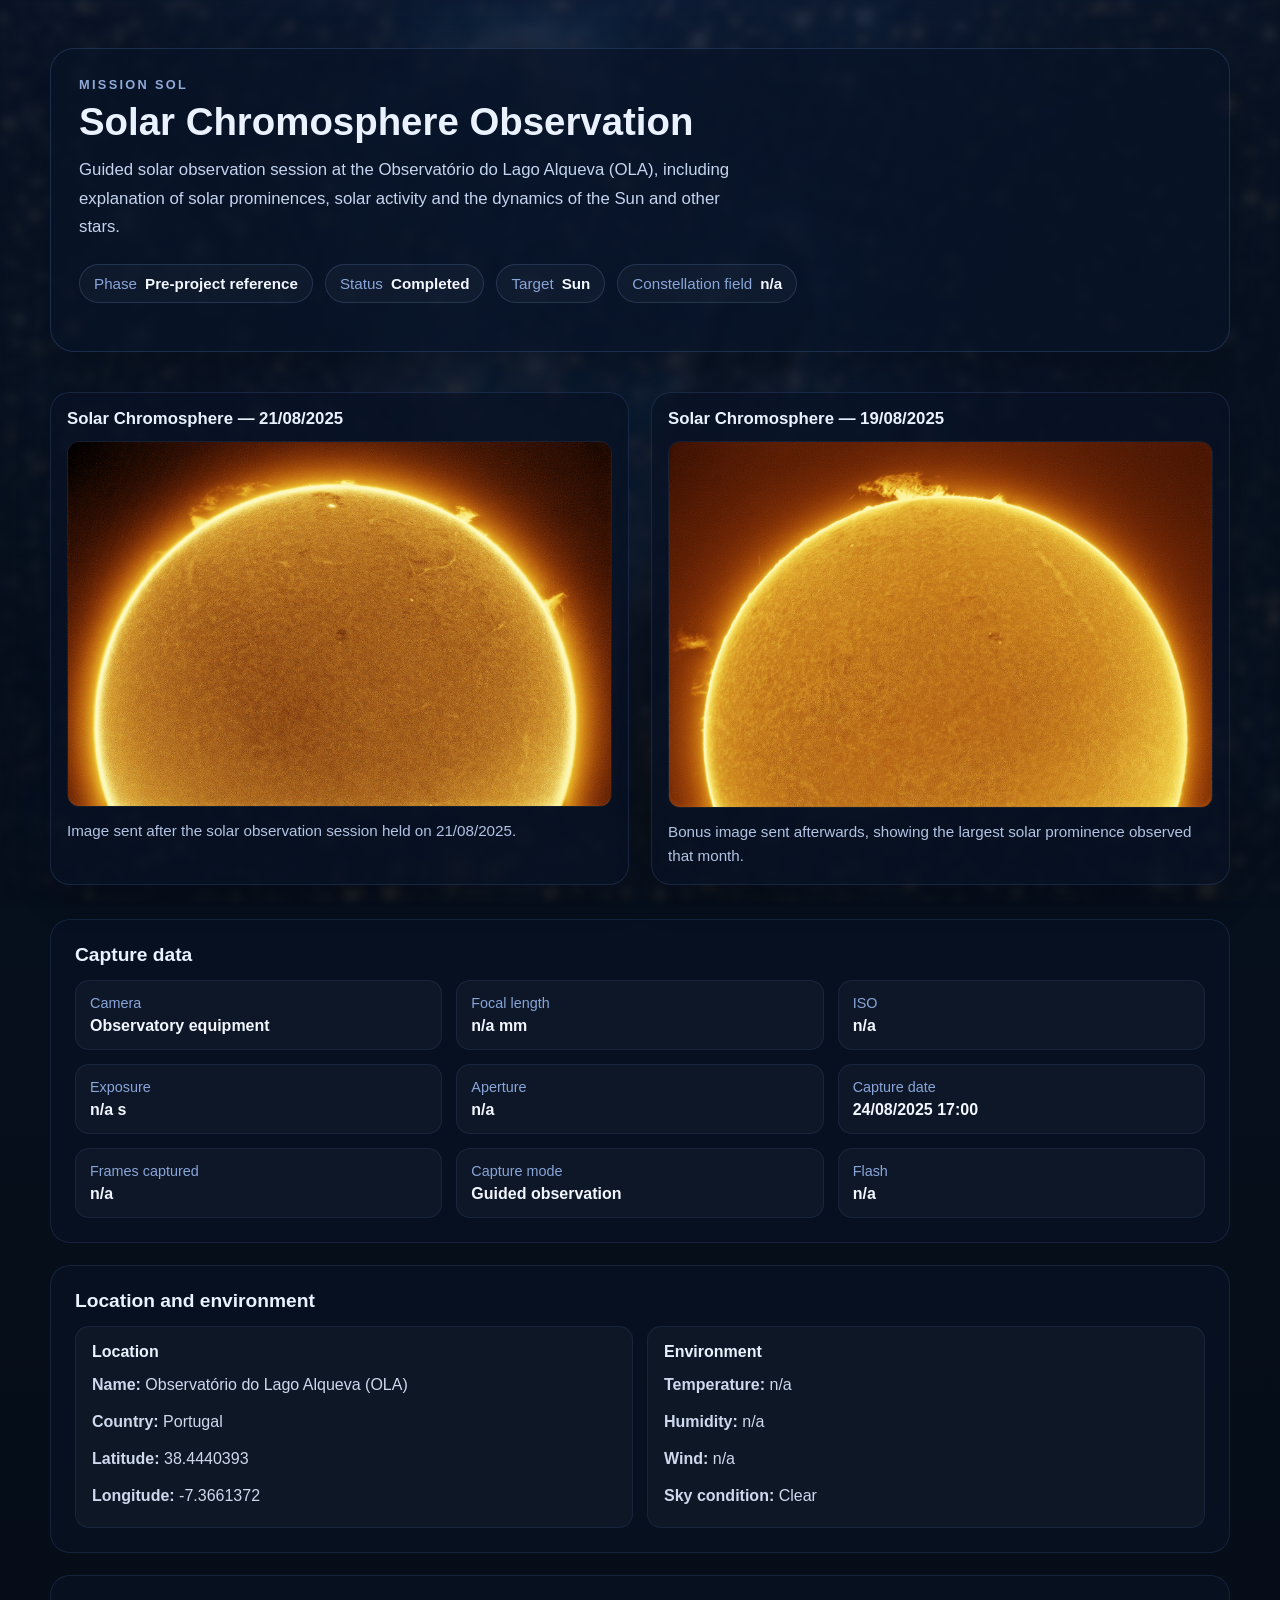
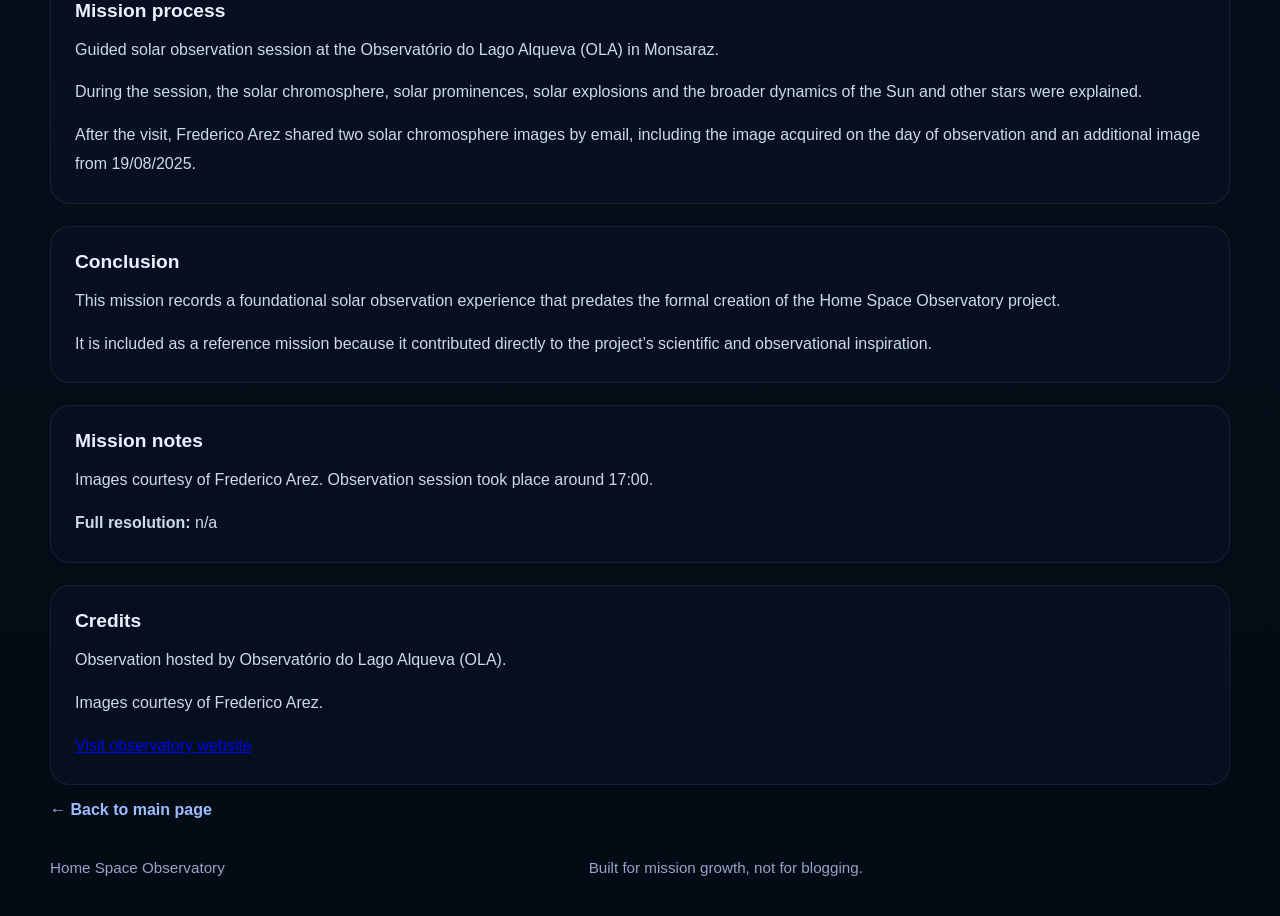
<file: missions/missionSOL/index.html>
<!DOCTYPE html>
<html lang="en">
<head>
  <meta charset="UTF-8" />
  <meta name="viewport" content="width=device-width, initial-scale=1.0" />
  <title>Mission SOL — Solar Chromosphere Observation</title>

  <link rel="stylesheet" href="../../assets/css/style.css">
  <link rel="stylesheet" href="../../assets/css/mission-template.css">
</head>

<body>
  <main class="mission-page">

    <!-- HERO -->
    <section class="mission-hero">
      <p class="mission-kicker" id="mission-kicker">MISSION SOL</p>
      <h1 id="mission-title">Solar Chromosphere Observation</h1>
      <p class="mission-summary" id="mission-summary">
        Guided solar observation session at the Observatório do Lago Alqueva (OLA),
        including explanation of solar prominences, solar activity and stellar dynamics.
      </p>

      <div class="mission-meta">
        <div class="meta-pill">
          <span class="label">Phase</span>
          <span class="value" id="phase">Pre-project reference</span>
        </div>

        <div class="meta-pill">
          <span class="label">Status</span>
          <span class="value" id="status">Completed</span>
        </div>

        <div class="meta-pill">
          <span class="label">Target</span>
          <span class="value" id="target">Sun</span>
        </div>

        <div class="meta-pill">
          <span class="label">Constellation field</span>
          <span class="value" id="constellation-field">n/a</span>
        </div>
      </div>
    </section>

    <!-- GALLERY -->
    <section class="mission-gallery" id="mission-gallery">
      <!-- preenchido pelo JS -->
    </section>

    <!-- CAPTURE DATA -->
    <section class="mission-section">
      <h2>Capture data</h2>

      <dl class="data-grid">
        <div class="data-item"><dt>Camera</dt><dd id="camera">n/a</dd></div>
        <div class="data-item"><dt>Focal length</dt><dd id="focal-length">n/a</dd></div>
        <div class="data-item"><dt>ISO</dt><dd id="iso">n/a</dd></div>
        <div class="data-item"><dt>Exposure</dt><dd id="exposure">n/a</dd></div>
        <div class="data-item"><dt>Aperture</dt><dd id="aperture">n/a</dd></div>
        <div class="data-item"><dt>Capture date</dt><dd id="capture-date">n/a</dd></div>
        <div class="data-item"><dt>Frames captured</dt><dd id="frames-captured">n/a</dd></div>
        <div class="data-item"><dt>Capture mode</dt><dd id="capture-mode">n/a</dd></div>
        <div class="data-item"><dt>Flash</dt><dd id="flash">n/a</dd></div>
      </dl>
    </section>

    <!-- LOCATION + ENV -->
    <section class="mission-section">
      <h2>Location and environment</h2>

      <div class="info-grid">
        <div class="info-card">
          <h3>Location</h3>
          <p><strong>Name:</strong> <span id="location-name">n/a</span></p>
          <p><strong>Country:</strong> <span id="location-country">n/a</span></p>
          <p><strong>Latitude:</strong> <span id="location-latitude">n/a</span></p>
          <p><strong>Longitude:</strong> <span id="location-longitude">n/a</span></p>
        </div>

        <div class="info-card">
          <h3>Environment</h3>
          <p><strong>Temperature:</strong> <span id="temperature">n/a</span></p>
          <p><strong>Humidity:</strong> <span id="humidity">n/a</span></p>
          <p><strong>Wind:</strong> <span id="wind">n/a</span></p>
          <p><strong>Sky condition:</strong> <span id="sky-condition">n/a</span></p>
        </div>
      </div>
    </section>

    <!-- PROCESS -->
    <section class="mission-section">
      <h2>Mission process</h2>
      <div id="mission-process"></div>
    </section>

    <!-- CONCLUSION -->
    <section class="mission-section">
      <h2>Conclusion</h2>
      <div id="mission-conclusion"></div>
    </section>

    <!-- NOTES -->
    <section class="mission-section">
      <h2>Mission notes</h2>
      <p id="mission-notes">n/a</p>

      <p>
        <strong>Full resolution:</strong>
        <span id="full-download">n/a</span>
      </p>
    </section>

    <!-- CREDIT EXTRA -->
    <section class="mission-section">
      <h2>Credits</h2>
      <p>
        Observation hosted by Observatório do Lago Alqueva (OLA).
      </p>
      <p>
        Images courtesy of Frederico Arez.
      </p>
      <p>
        <a href="http://olagoalqueva.com/" target="_blank">
          Visit observatory website
        </a>
      </p>
    </section>

    <a href="../../index.html" class="back-link">← Back to main page</a>

  </main>

  <footer class="site-footer">
    <div>Home Space Observatory</div>
    <div>Built for mission growth, not for blogging.</div>
    <div class="credit">&nbsp;</div>
  </footer>

  <script src="../../assets/js/mission-loader.js"></script>
</body>
</html>
</file>
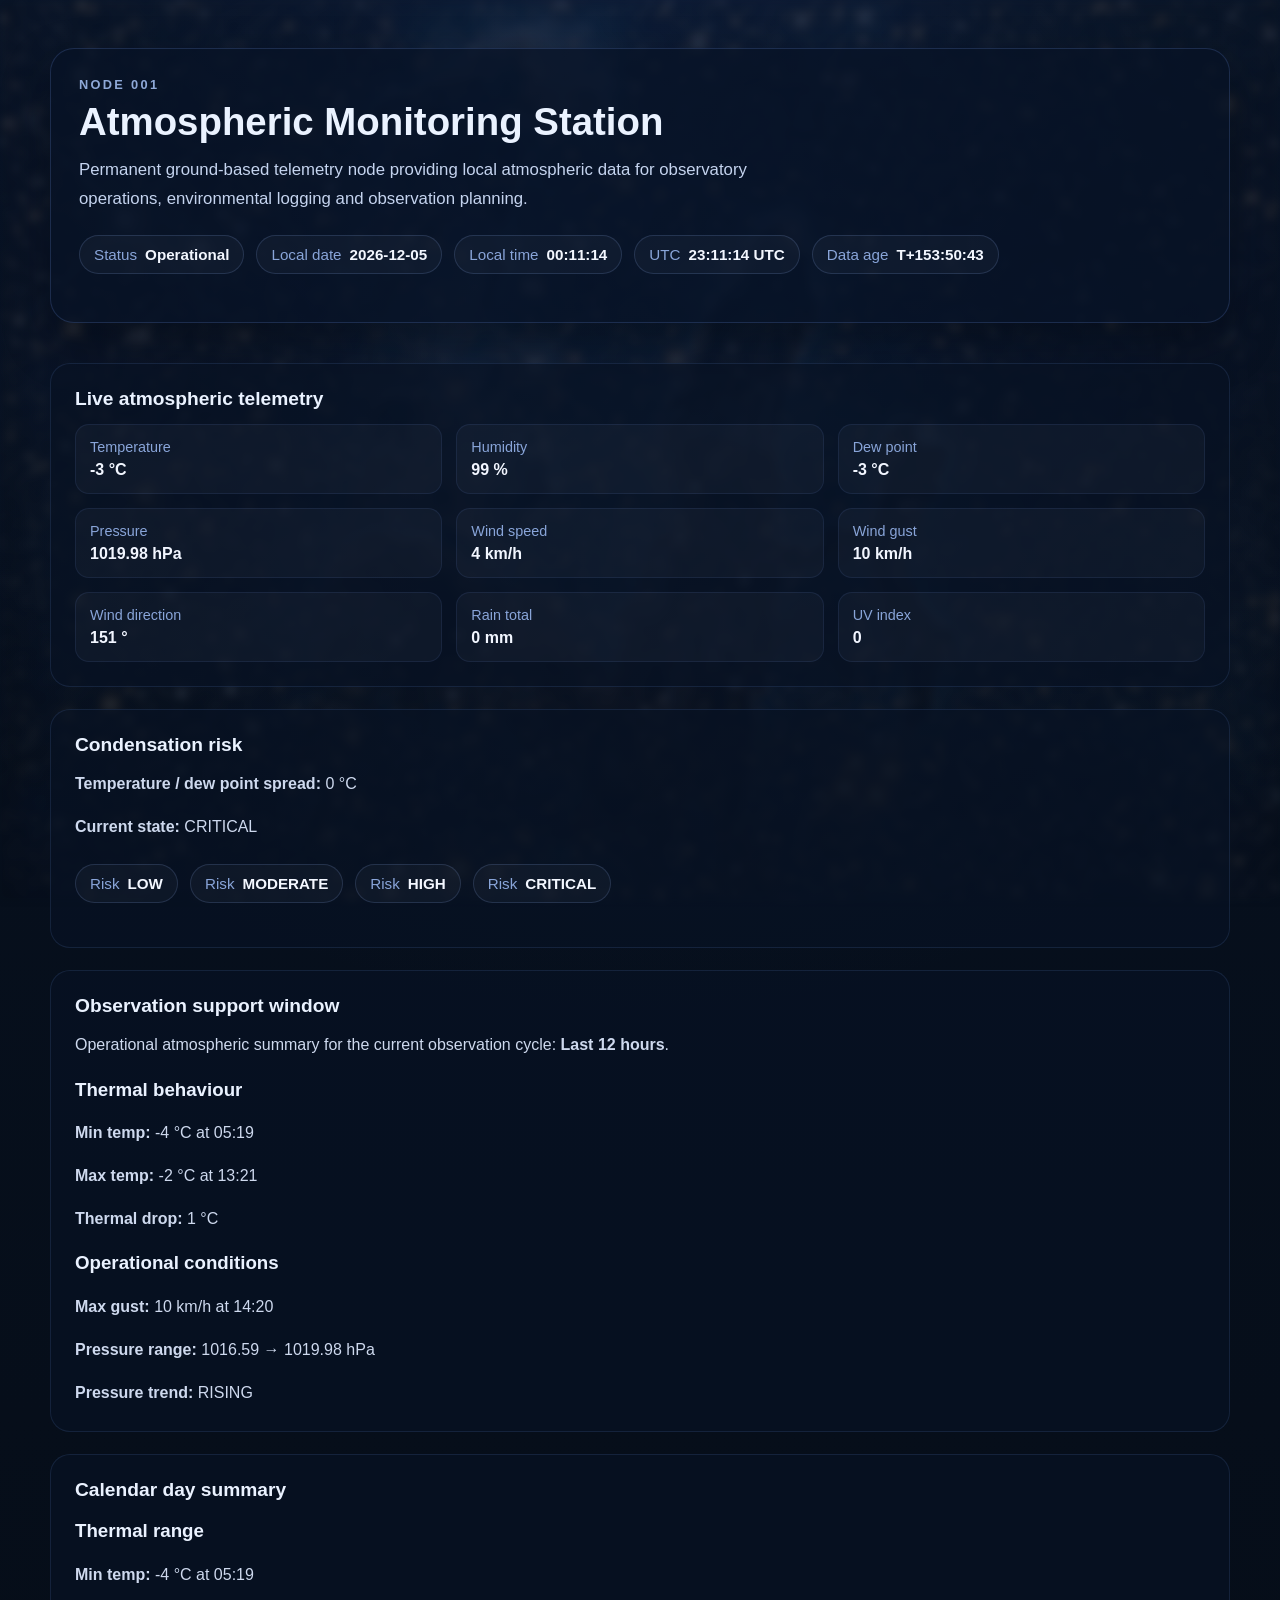
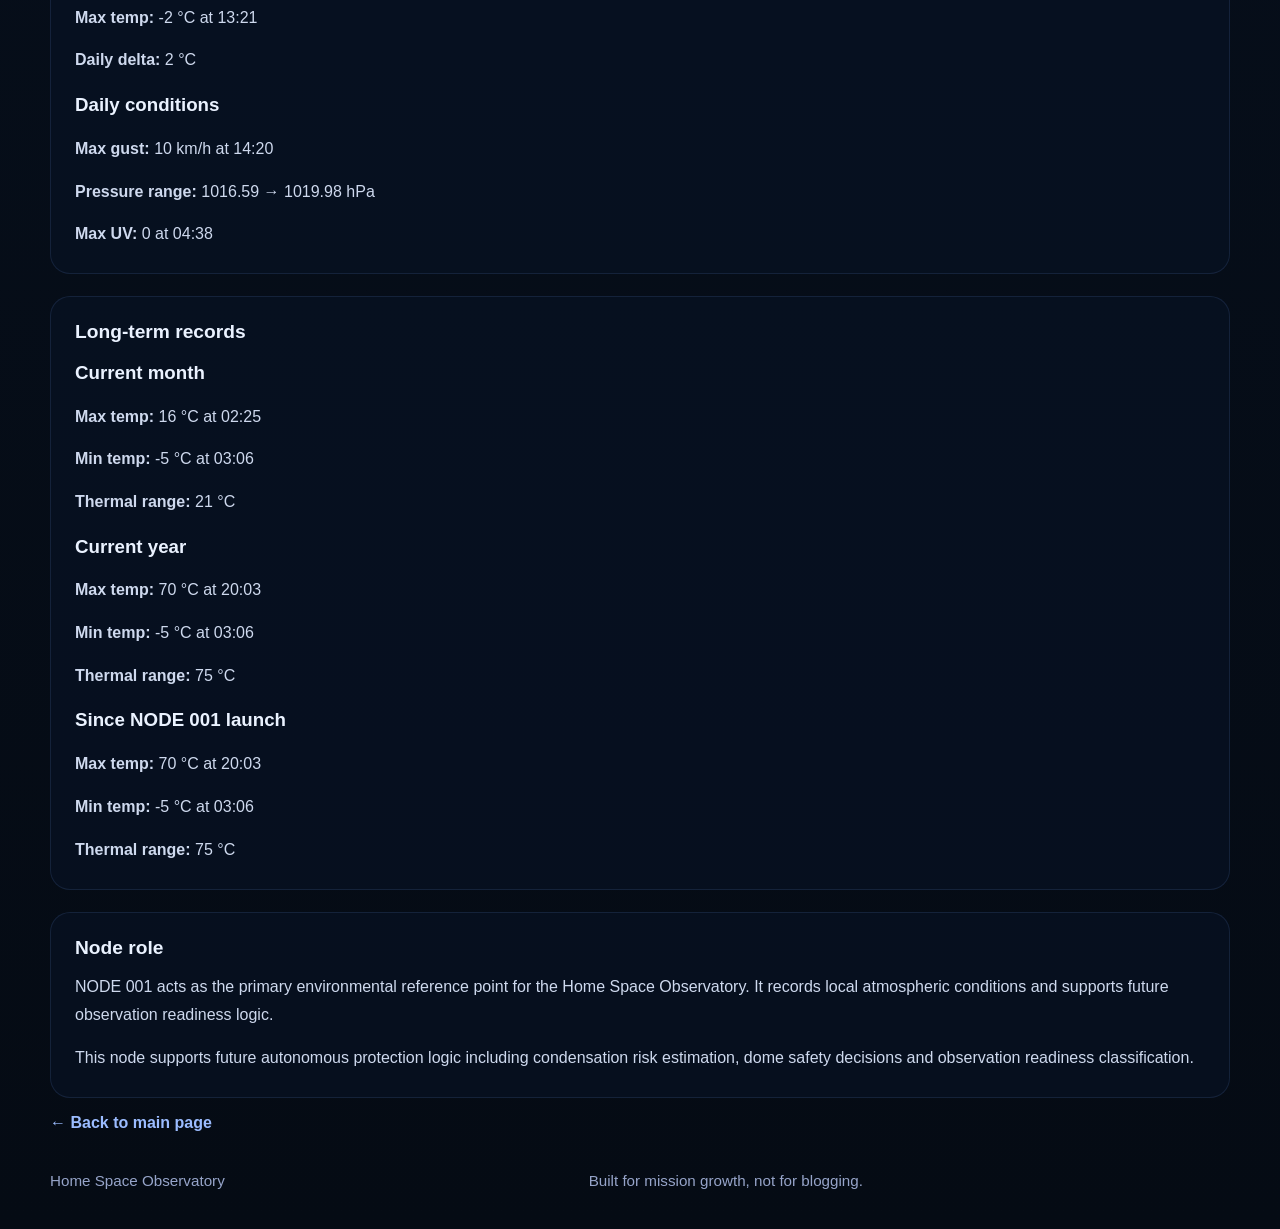
<file: nodes/node001/index.html>
<!DOCTYPE html>
<html lang="en">
<head>
  <meta charset="UTF-8" />
  <meta name="viewport" content="width=device-width, initial-scale=1.0" />

  <title>NODE 001 — Atmospheric Monitoring Station</title>

  <link rel="stylesheet" href="../../assets/css/style.css">
  <link rel="stylesheet" href="../../assets/css/mission-001.css">
</head>

<body>

  <main class="mission-page">

    <section class="mission-hero">
      <p class="mission-kicker">NODE 001</p>
      <h1>Atmospheric Monitoring Station</h1>

      <p class="mission-summary">
        Permanent ground-based telemetry node providing local atmospheric data
        for observatory operations, environmental logging and observation planning.
      </p>

      <div class="mission-meta">
        <div class="meta-pill"><span class="label">Status</span><span class="value">Operational</span></div>
        <div class="meta-pill"><span class="label">Local date</span><span class="value" id="node-date-local">--</span></div>
        <div class="meta-pill"><span class="label">Local time</span><span class="value" id="node-time-local">--</span></div>
        <div class="meta-pill"><span class="label">UTC</span><span class="value" id="node-time-utc">--</span></div>
        <div class="meta-pill"><span class="label">Data age</span><span class="value" id="node-last-update">T+--:--</span></div>
      </div>
    </section>

    <section class="mission-section">
      <h2>Live atmospheric telemetry</h2>

      <dl class="data-grid">
        <div class="data-item"><dt>Temperature</dt><dd id="node-temp">-- °C</dd></div>
        <div class="data-item"><dt>Humidity</dt><dd id="node-humidity">-- %</dd></div>
        <div class="data-item"><dt>Dew point</dt><dd id="node-dewpoint">-- °C</dd></div>
        <div class="data-item"><dt>Pressure</dt><dd id="node-pressure">-- hPa</dd></div>
        <div class="data-item"><dt>Wind speed</dt><dd id="node-wind-speed">-- km/h</dd></div>
        <div class="data-item"><dt>Wind gust</dt><dd id="node-wind-gust">-- km/h</dd></div>
        <div class="data-item"><dt>Wind direction</dt><dd id="node-wind-dir">-- °</dd></div>
        <div class="data-item"><dt>Rain total</dt><dd id="node-rain">-- mm</dd></div>
        <div class="data-item"><dt>UV index</dt><dd id="node-uv">--</dd></div>
      </dl>
    </section>

    <section class="mission-section">
      <h2>Condensation risk</h2>

      <p>
        <strong>Temperature / dew point spread:</strong>
        <span id="condensation-spread">--</span>
      </p>

      <p>
        <strong>Current state:</strong>
        <span id="condensation-current">--</span>
      </p>

      <div class="mission-meta">
        <div class="meta-pill" id="condensation-risk-low">
          <span class="label">Risk</span><span class="value">LOW</span>
        </div>

        <div class="meta-pill" id="condensation-risk-moderate">
          <span class="label">Risk</span><span class="value">MODERATE</span>
        </div>

        <div class="meta-pill" id="condensation-risk-high">
          <span class="label">Risk</span><span class="value">HIGH</span>
        </div>

        <div class="meta-pill" id="condensation-risk-critical">
          <span class="label">Risk</span><span class="value">CRITICAL</span>
        </div>
      </div>
    </section>

    <section class="mission-section">
      <h2>Observation support window</h2>
      <p>
        Operational atmospheric summary for the current observation cycle:
        <strong id="window-label">Last 12 hours</strong>.
      </p>

      <div class="info-grid">
        <div class="info-card">
          <h3>Thermal behaviour</h3>
          <p><strong>Min temp:</strong> <span id="window-min-temp">--</span></p>
          <p><strong>Max temp:</strong> <span id="window-max-temp">--</span></p>
          <p><strong>Thermal drop:</strong> <span id="window-thermal-drop">--</span></p>
        </div>

        <div class="info-card">
          <h3>Operational conditions</h3>
          <p><strong>Max gust:</strong> <span id="window-max-gust">--</span></p>
          <p><strong>Pressure range:</strong> <span id="window-pressure">--</span></p>
          <p><strong>Pressure trend:</strong> <span id="window-pressure-trend">--</span></p>
        </div>
      </div>
    </section>

    <section class="mission-section">
      <h2>Calendar day summary</h2>

      <div class="info-grid">
        <div class="info-card">
          <h3>Thermal range</h3>
          <p><strong>Min temp:</strong> <span id="daily-min-temp">--</span></p>
          <p><strong>Max temp:</strong> <span id="daily-max-temp">--</span></p>
          <p><strong>Daily delta:</strong> <span id="daily-delta-temp">--</span></p>
        </div>

        <div class="info-card">
          <h3>Daily conditions</h3>
          <p><strong>Max gust:</strong> <span id="daily-max-gust">--</span></p>
          <p><strong>Pressure range:</strong> <span id="daily-pressure">--</span></p>
          <p><strong>Max UV:</strong> <span id="daily-max-uv">--</span></p>
        </div>
      </div>
    </section>

    <section class="mission-section">
      <h2>Long-term records</h2>

      <div class="info-grid">
        <div class="info-card">
          <h3>Current month</h3>
          <p><strong>Max temp:</strong> <span id="month-max-temp">--</span></p>
          <p><strong>Min temp:</strong> <span id="month-min-temp">--</span></p>
          <p><strong>Thermal range:</strong> <span id="month-delta-temp">--</span></p>
        </div>

        <div class="info-card">
          <h3>Current year</h3>
          <p><strong>Max temp:</strong> <span id="year-max-temp">--</span></p>
          <p><strong>Min temp:</strong> <span id="year-min-temp">--</span></p>
          <p><strong>Thermal range:</strong> <span id="year-delta-temp">--</span></p>
        </div>

        <div class="info-card">
          <h3>Since NODE 001 launch</h3>
          <p><strong>Max temp:</strong> <span id="launch-max-temp">--</span></p>
          <p><strong>Min temp:</strong> <span id="launch-min-temp">--</span></p>
          <p><strong>Thermal range:</strong> <span id="launch-delta-temp">--</span></p>
        </div>
      </div>
    </section>

    <section class="mission-section">
      <h2>Node role</h2>

      <p>
        NODE 001 acts as the primary environmental reference point for the Home Space
        Observatory. It records local atmospheric conditions and supports future
        observation readiness logic.
      </p>

      <p>
        This node supports future autonomous protection logic including
        condensation risk estimation, dome safety decisions and observation
        readiness classification.
      </p>
    </section>

    <a href="../../index.html" class="back-link">← Back to main page</a>

  </main>

  <footer class="site-footer">
    <div>Home Space Observatory</div>
    <div>Built for mission growth, not for blogging.</div>
    <div class="credit">&nbsp;</div>
  </footer>

  <script src="node001.js?v=20260530"></script>

</body>
</html>
</file>
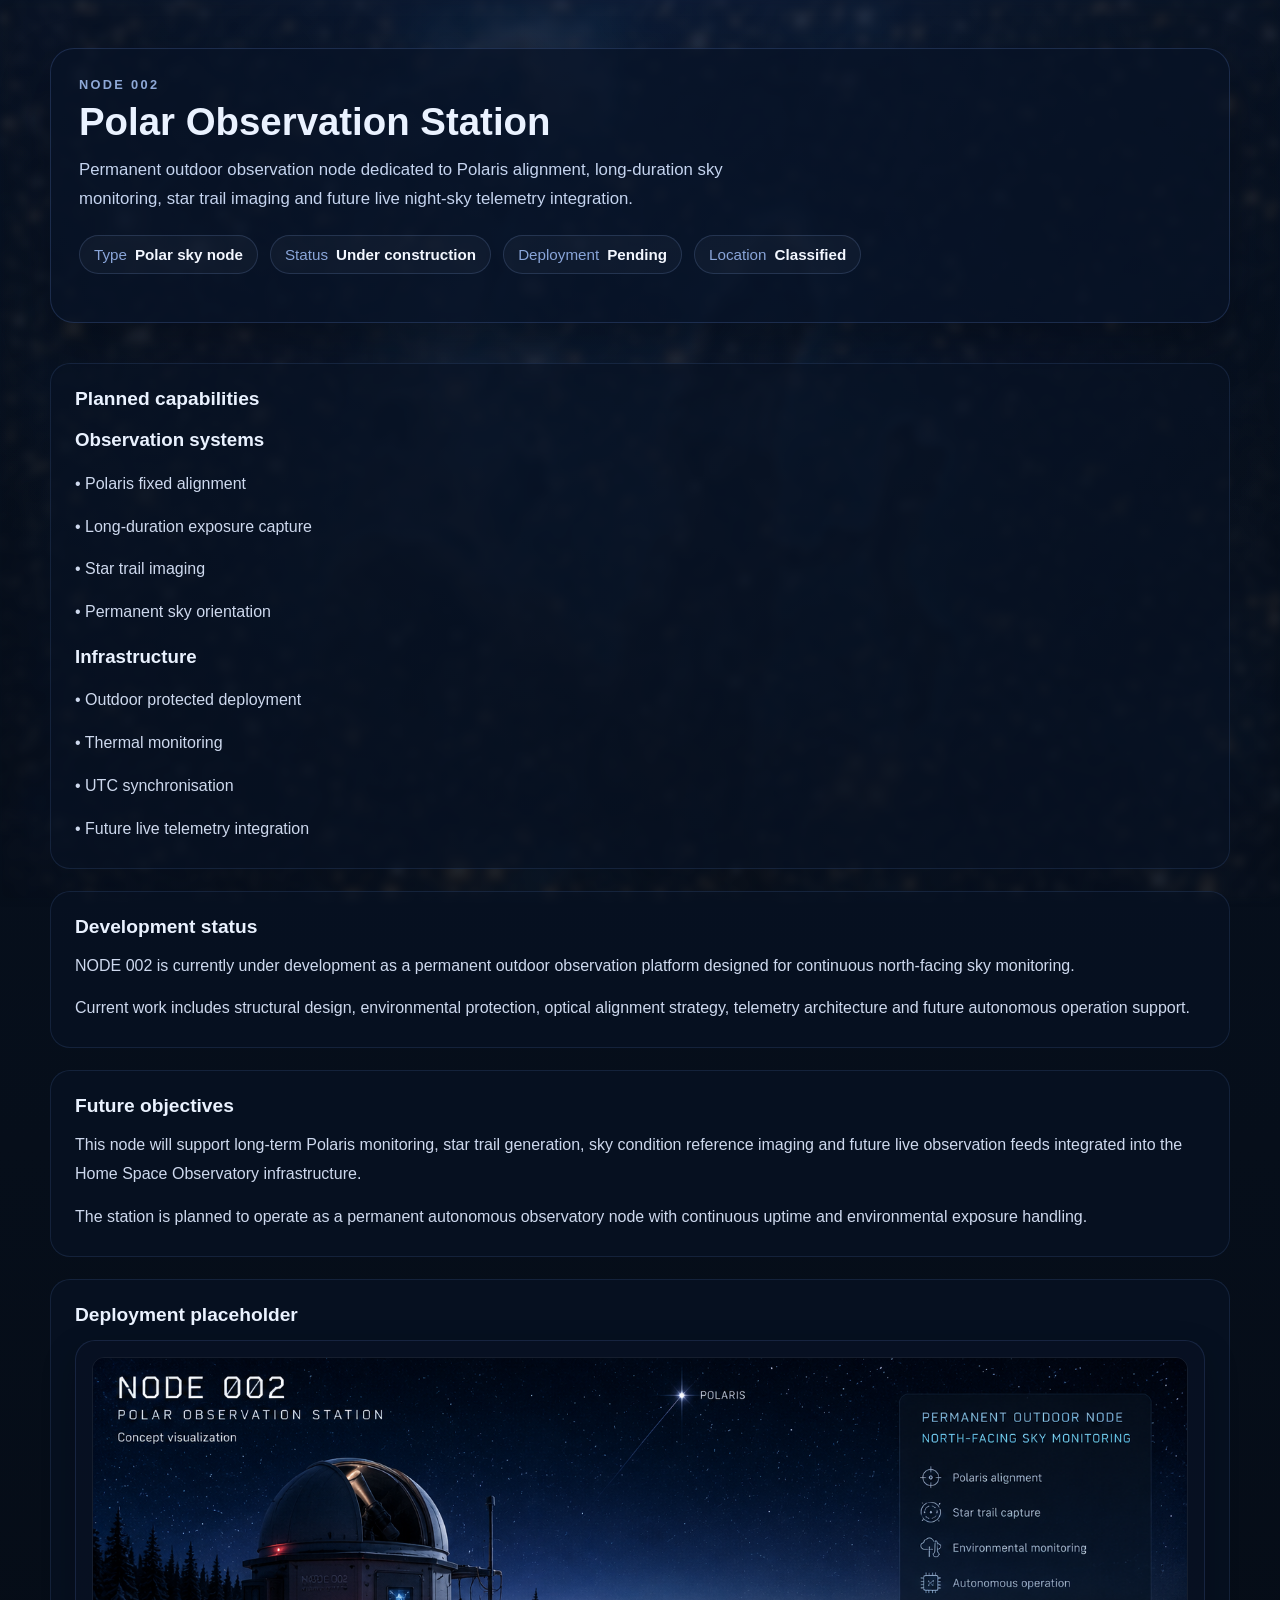
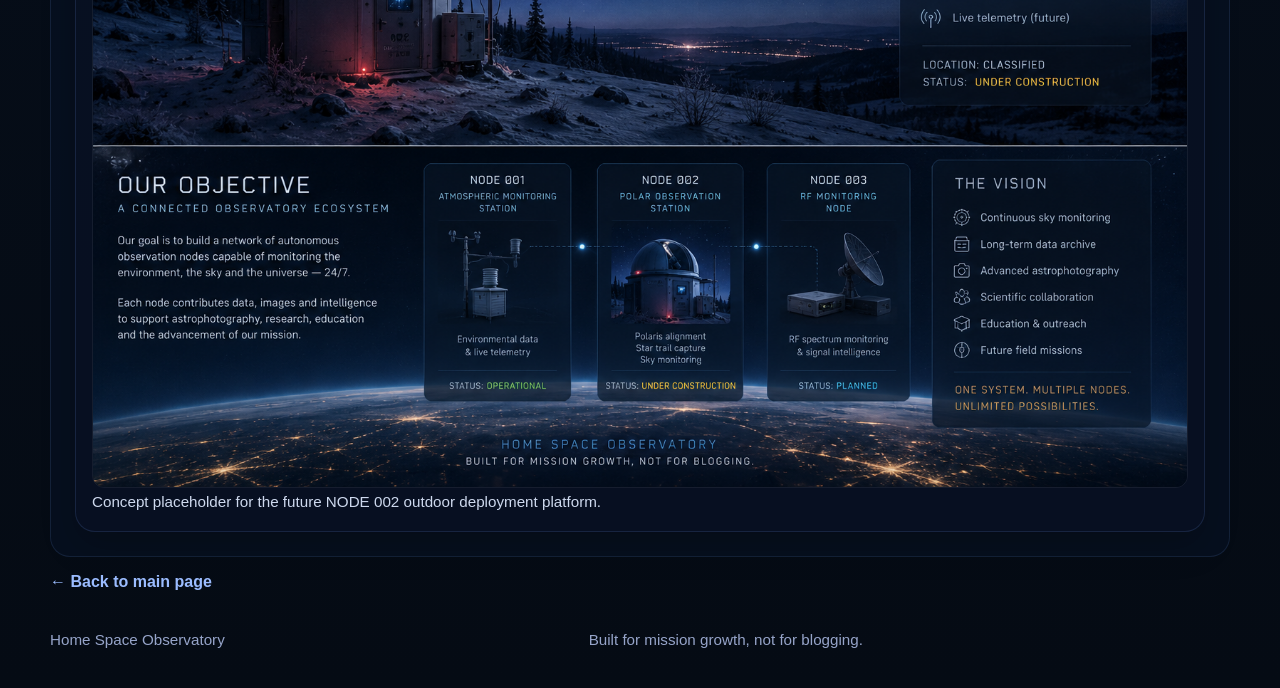
<file: nodes/node002/index.html>
<!DOCTYPE html>
<html lang="en">
<head>
  <meta charset="UTF-8" />
  <meta name="viewport" content="width=device-width, initial-scale=1.0" />

  <title>NODE 002 — Polar Observation Station</title>

  <link rel="stylesheet" href="../../assets/css/style.css">
  <link rel="stylesheet" href="../../assets/css/mission-001.css">
</head>

<body>

  <main class="mission-page">

    <!-- HERO / HEADER -->

    <section class="mission-hero">

      <p class="mission-kicker">NODE 002</p>

      <h1>Polar Observation Station</h1>

      <p class="mission-summary">
        Permanent outdoor observation node dedicated to Polaris alignment,
        long-duration sky monitoring, star trail imaging and future live
        night-sky telemetry integration.
      </p>

      <div class="mission-meta">

        <div class="meta-pill">
          <span class="label">Type</span>
          <span class="value">Polar sky node</span>
        </div>

        <div class="meta-pill">
          <span class="label">Status</span>
          <span class="value">Under construction</span>
        </div>

        <div class="meta-pill">
          <span class="label">Deployment</span>
          <span class="value">Pending</span>
        </div>

        <div class="meta-pill">
          <span class="label">Location</span>
          <span class="value">Classified</span>
        </div>

      </div>

    </section>

    <!-- PLANNED CAPABILITIES -->

    <section class="mission-section">

      <h2>Planned capabilities</h2>

      <div class="info-grid">

        <div class="info-card">

          <h3>Observation systems</h3>

          <p>• Polaris fixed alignment</p>
          <p>• Long-duration exposure capture</p>
          <p>• Star trail imaging</p>
          <p>• Permanent sky orientation</p>

        </div>

        <div class="info-card">

          <h3>Infrastructure</h3>

          <p>• Outdoor protected deployment</p>
          <p>• Thermal monitoring</p>
          <p>• UTC synchronisation</p>
          <p>• Future live telemetry integration</p>

        </div>

      </div>

    </section>

    <!-- DEVELOPMENT STATUS -->

    <section class="mission-section">

      <h2>Development status</h2>

      <p>
        NODE 002 is currently under development as a permanent outdoor
        observation platform designed for continuous north-facing sky monitoring.
      </p>

      <p>
        Current work includes structural design, environmental protection,
        optical alignment strategy, telemetry architecture and future
        autonomous operation support.
      </p>

    </section>

    <!-- FUTURE OBJECTIVES -->

    <section class="mission-section">

      <h2>Future objectives</h2>

      <p>
        This node will support long-term Polaris monitoring,
        star trail generation, sky condition reference imaging
        and future live observation feeds integrated into the
        Home Space Observatory infrastructure.
      </p>

      <p>
        The station is planned to operate as a permanent autonomous
        observatory node with continuous uptime and environmental exposure handling.
      </p>

    </section>

    <!-- PLACEHOLDER VISUAL -->

    <section class="mission-section">

      <h2>Deployment placeholder</h2>

      <div class="image-card">

        <img
          src="../../assets/img/node002_placeholder.jpg"
          alt="NODE 002 placeholder concept"
          loading="lazy"
        />

        <p class="caption">
          Concept placeholder for the future NODE 002 outdoor deployment platform.
        </p>

      </div>

    </section>

    <a href="../../index.html" class="back-link">
      ← Back to main page
    </a>

  </main>

  <footer class="site-footer">

    <div>Home Space Observatory</div>

    <div>
      Built for mission growth, not for blogging.
    </div>

    <div class="credit">&nbsp;</div>

  </footer>

</body>
</html>
</file>
<file: assets/css/style.css>
/* =========================================================
   initial page - Home Space Observatory
   file: style.css
   ---------------------------------------------------------*/




:root {
  --bg: #060913;
  --bg-soft: rgba(11, 18, 35, 0.72);
  --panel: rgba(14, 24, 45, 0.82);
  --line: rgba(115, 147, 255, 0.16);
  --line-strong: rgba(145, 171, 255, 0.34);
  --text: #ebf0ff;
  --muted: #96a4c9;
  --accent: #8ab4ff;
  --accent-2: #7ef0d1;
  --danger: #ffc36e;
  --shadow: 0 20px 50px rgba(0, 0, 0, 0.4);
}

* { box-sizing: border-box; }
html { scroll-behavior: smooth; }
/*
body {
  margin: 0;
  min-height: 100vh;
  background:
    radial-gradient(circle at top, rgba(50, 84, 176, 0.22), transparent 34%),
    linear-gradient(180deg, #060913 0%, #03050a 100%);
  color: var(--text);
  font-family: Inter, system-ui, sans-serif;
  position: relative;
  overflow-x: hidden;
}
*/

body {
  margin: 0;
  min-height: 100vh;
  background:
    /*linear-gradient(rgba(6, 9, 19, 0.90), rgba(3, 5, 10, 0.95)),*/
    /*linear-gradient(rgba(6, 9, 19, 0.82), rgba(3, 5, 10, 0.90)),*/
    linear-gradient(rgba(6, 9, 19, 0.50), rgba(3, 5, 10, 0.55)),
    radial-gradient(circle at top, rgba(50, 84, 176, 0.14), transparent 34%),
    /*radial-gradient(circle at top, rgba(50, 84, 176, 0.16), transparent 34%),*/
    url('../img/pillars.jpg');
  background-size: cover;
  background-position: center center;
  background-repeat: no-repeat;
  background-attachment: fixed;
  color: var(--text);
  font-family: Inter, system-ui, sans-serif;
  position: relative;
  overflow-x: hidden;
}

body::before {
  content: "";
  position: fixed;
  inset: 0;
  background: url('../img/pillars.jpg') center/cover no-repeat;
  filter: blur(4px);
  opacity: 0.10;
  z-index: 0;
  pointer-events: none;
}

.stars,
.grid {
  position: fixed;
  inset: 0;
  pointer-events: none;
}

.stars {
  background-image:
    radial-gradient(2px 2px at 20% 30%, rgba(255,255,255,.7), transparent),
    radial-gradient(1px 1px at 70% 12%, rgba(255,255,255,.6), transparent),
    radial-gradient(1.5px 1.5px at 88% 44%, rgba(255,255,255,.5), transparent),
    radial-gradient(1px 1px at 32% 77%, rgba(255,255,255,.65), transparent),
    radial-gradient(2px 2px at 58% 63%, rgba(255,255,255,.4), transparent);
  opacity: .45;
}

.grid {
  background-image:
    linear-gradient(rgba(138,180,255,.05) 1px, transparent 1px),
    linear-gradient(90deg, rgba(138,180,255,.05) 1px, transparent 1px);
  background-size: 44px 44px;
  mask-image: linear-gradient(to bottom, rgba(255,255,255,.3), transparent 80%);
}

.site-header,
main,
.site-footer {
  width: min(1180px, calc(100% - 32px));
  margin-inline: auto;
  position: relative;
  z-index: 1;
}

.site-header {
  display: flex;
  justify-content: space-between;
  align-items: center;
  padding: 22px 0;
  gap: 20px;
}

.brand-kicker,
.section-tag,
.eyebrow,
.chip,
.status-label,
.mission-number,
.metric-title {
  text-transform: uppercase;
  letter-spacing: .18em;
  font-size: .72rem;
}

.brand { font-family: Orbitron, Inter, sans-serif; font-weight: 800; letter-spacing: .12em; }
.top-nav { display: flex; flex-wrap: wrap; gap: 16px; }
.top-nav a {
  color: var(--muted);
  text-decoration: none;
}
.top-nav a:hover { color: var(--text); }

main { padding-bottom: 48px; }
.panel {
  background: var(--panel);
  border: 1px solid var(--line);
  border-radius: 24px;
  padding: 28px;
  box-shadow: var(--shadow);
  backdrop-filter: blur(12px);
  margin-bottom: 22px;
}

.hero {
  display: grid;
  grid-template-columns: 1.4fr .9fr;
  gap: 28px;
  min-height: 420px;
}
.hero h1 {
  font-family: Orbitron, Inter, sans-serif;
  font-size: clamp(2rem, 4vw, 4.2rem);
  line-height: 1.04;
  margin: 12px 0 18px;
}
.hero p, .panel p, li { color: var(--muted); line-height: 1.7; }
.hero-copy { display: flex; flex-direction: column; justify-content: center; }
.hero-actions { display: flex; flex-wrap: wrap; gap: 12px; margin-top: 18px; }

.hero-side {
  display: grid;
  gap: 14px;
  align-content: center;
}
.status-card {
  border: 1px solid var(--line);
  border-radius: 18px;
  padding: 18px;
  background: rgba(6, 10, 22, 0.45);
}
.status-card.accent {
  border-color: rgba(126, 240, 209, 0.25);
  box-shadow: inset 0 0 0 1px rgba(126, 240, 209, 0.06);
}
.status-value {
  font-family: Orbitron, Inter, sans-serif;
  font-size: clamp(1.2rem, 2vw, 1.9rem);
  margin: 8px 0;
}
.status-sub { color: var(--muted); font-size: .95rem; }

.split {
  display: grid;
  grid-template-columns: 1.2fr .8fr;
  gap: 22px;
  align-items: stretch;
}
.callout {
  border: 1px solid var(--line);
  border-radius: 20px;
  padding: 22px;
  background: rgba(8, 14, 27, 0.7);
}
.callout.glow {
  box-shadow: inset 0 0 40px rgba(138,180,255,.05), 0 0 30px rgba(138,180,255,.04);
}
.callout-title {
  font-family: Orbitron, Inter, sans-serif;
  margin-bottom: 12px;
  font-size: 1.05rem;
}
.callout ul { margin: 0; padding-left: 18px; }

.section-head {
  display: flex;
  justify-content: space-between;
  align-items: center;
  gap: 12px;
}
.chip {
  padding: 8px 12px;
  border-radius: 999px;
  border: 1px solid var(--line-strong);
  color: var(--muted);
}

.status-grid,
.mission-grid {
  display: grid;
  grid-template-columns: repeat(2, minmax(0, 1fr));
  gap: 18px;
  margin-top: 18px;
}
.metric-card,
.mission-card {
  border: 1px solid var(--line);
  border-radius: 20px;
  padding: 22px;
  background: rgba(7, 12, 24, 0.72);
}
.metric-value {
  font-family: Orbitron, Inter, sans-serif;
  font-size: 1.05rem;
  margin: 8px 0 10px;
}
.online { color: var(--accent-2); }
.pending { color: var(--danger); }
.featured {
  background: linear-gradient(180deg, rgba(18, 28, 53, 0.92), rgba(8, 14, 27, 0.9));
}
.mission-card h3 { margin-top: 8px; }
.mission-meta {
  display: flex;
  flex-wrap: wrap;
  gap: 12px;
  color: var(--muted);
  font-size: .95rem;
  margin: 16px 0 20px;
}
.placeholder { opacity: .88; }

.timeline { margin-top: 20px; display: grid; gap: 16px; }
.timeline-item {
  display: grid;
  grid-template-columns: 18px 1fr;
  gap: 14px;
}
.dot {
  width: 10px;
  height: 10px;
  margin-top: 7px;
  border-radius: 999px;
  background: var(--accent);
  box-shadow: 0 0 14px rgba(138,180,255,.75);
}
.big-counter {
  font-family: Orbitron, Inter, sans-serif;
  font-size: clamp(2rem, 5vw, 4rem);
  margin: 10px 0 12px;
}

.btn {
  display: inline-flex;
  align-items: center;
  justify-content: center;
  padding: 12px 16px;
  border-radius: 14px;
  text-decoration: none;
  font-weight: 600;
  transition: transform .18s ease, border-color .18s ease, background .18s ease;
}
.btn:hover { transform: translateY(-1px); }
.btn-primary {
  background: linear-gradient(180deg, rgba(138,180,255,.22), rgba(138,180,255,.14));
  border: 1px solid rgba(138,180,255,.3);
  color: var(--text);
}
.btn-secondary {
  background: rgba(8, 14, 27, 0.55);
  border: 1px solid var(--line-strong);
  color: var(--text);
}


.site-footer {
  display: flex;
  justify-content: space-between;
  gap: 12px;
  color: var(--muted);
  padding: 8px 0 40px;
  font-size: .95rem;
  
}

/*
.site-footer {
  display: flex;
  flex-direction: column;
  gap: 6px;

  margin-top: 40px;
  padding: 16px 0 32px;

  color: var(--muted);
  font-size: .9rem;

  border-top: 1px solid var(--line);
  position: relative;
}

.site-footer::before {
  content: "";
  position: absolute;
  top: -1px;
  left: 0;
  width: 100%;
  height: 1px;

  background: linear-gradient(
    90deg,
    transparent,
    var(--accent),
    transparent
  );

  opacity: 0.7;
}
*/

@media (max-width: 900px) {
  .hero, .split, .status-grid, .mission-grid {
    grid-template-columns: 1fr;
  }
  .site-header, .site-footer, .section-head {
    flex-direction: column;
    align-items: flex-start;
  }
}


.operator-card {
  display: flex;
  align-items: center;
  gap: 14px;
  margin-top: 24px;
  padding: 14px 16px;

  border: 1px solid var(--line);
  border-radius: 18px;
  background: rgba(7, 12, 24, 0.72);
}

.operator-avatar {
  width: 72px;
  height: 72px;
  border-radius: 50%;
  object-fit: cover;

  border: 2px solid var(--line-strong);
  box-shadow: 0 0 12px rgba(138,180,255,0.25);
}

.operator-label {
  font-size: 0.7rem;
  letter-spacing: .18em;
  text-transform: uppercase;
  color: var(--muted);
}

.operator-name {
  font-family: Orbitron, Inter, sans-serif;
  font-size: 1.2rem;
  margin-top: 4px;
}

.credit {
  font-size: 0.7rem;
  color: var(--muted);
  opacity: 0.6;
}

.credit a {
  color: var(--muted);
  text-decoration: none;
}

.credit a:hover {
  color: var(--accent);
  text-decoration: underline;
}

.mission-credit {
  margin-top: 14px;
  font-size: 0.7rem;
  color: var(--muted);
  opacity: 0.6;
}

.mission-credit a {
  color: var(--muted);
  text-decoration: none;
}

.mission-credit a:hover {
  color: var(--accent);
  text-decoration: underline;
}
</file>
<file: assets/css/mission-001.css>
/* =========================================================
   Mission 001 page styles
   ---------------------------------------------------------
   This file is intentionally self-contained, so it is easy
   to read, modify and merge into your main stylesheet later.
   ========================================================= */

/* Basic reset */
* {
  box-sizing: border-box;
}

html {
  scroll-behavior: smooth;
}

body {
  margin: 0;
  font-family: Inter, Arial, Helvetica, sans-serif;
  color: #eaf2ff;
  background:
    radial-gradient(circle at top, rgba(31, 61, 122, 0.25), transparent 35%),
    linear-gradient(180deg, #071120 0%, #050b14 100%);
}

/* Main page wrapper */
.mission-page {
  width: min(1180px, calc(100% - 32px));
  margin: 0 auto;
  padding: 48px 0 32px;
}


/* Hero block */
.mission-hero {
  margin-bottom: 40px;
  padding: 28px;
  border: 1px solid rgba(120, 160, 255, 0.18);
  border-radius: 24px;
  background: rgba(7, 18, 38, 0.72);
  box-shadow: 0 20px 50px rgba(0, 0, 0, 0.28);
}

.mission-kicker {
  margin: 0 0 10px;
  color: #8fa9d8;
  font-size: 0.8rem;
  font-weight: 700;
  letter-spacing: 0.18em;
}

.mission-hero h1 {
  margin: 0 0 14px;
  font-size: clamp(2rem, 3vw, 3rem);
  line-height: 1.05;
}

.mission-summary {
  max-width: 72ch;
  margin: 0;
  color: #c5d4ef;
  font-size: 1.05rem;
  line-height: 1.7;
}

/* Small metadata pills */
.mission-meta {
  display: flex;
  flex-wrap: wrap;
  gap: 12px;
  margin-top: 22px;
}

.meta-pill {
  display: inline-flex;
  gap: 8px;
  padding: 10px 14px;
  border: 1px solid rgba(132, 164, 233, 0.18);
  border-radius: 999px;
  background: rgba(255, 255, 255, 0.03);
  font-size: 0.95rem;
}

.meta-pill .label {
  color: #89a5d9;
}

.meta-pill .value {
  color: #f3f7ff;
  font-weight: 600;
}

/* Gallery */
.mission-gallery {
  display: grid;
  grid-template-columns: repeat(2, minmax(0, 1fr));
  gap: 22px;
  margin-bottom: 34px;
}

.image-card {
  padding: 16px;
  border: 1px solid rgba(120, 160, 255, 0.14);
  border-radius: 20px;
  background: rgba(8, 18, 36, 0.76);
  box-shadow: 0 14px 34px rgba(0, 0, 0, 0.22);
}

.image-card h2 {
  margin: 0 0 12px;
  font-size: 1.05rem;
}

.image-card img {
  display: block;
  width: 100%;
  border-radius: 12px;
  border: 1px solid rgba(255, 255, 255, 0.06);
}

.caption {
  margin: 12px 0 0;
  color: #b2c3e3;
  line-height: 1.6;
  font-size: 0.95rem;
}

/* Text sections */
.mission-section {
  margin-top: 22px;
  padding: 24px;
  border: 1px solid rgba(120, 160, 255, 0.12);
  border-radius: 20px;
  background: rgba(8, 18, 36, 0.68);
}

.mission-section h2 {
  margin-top: 0;
  margin-bottom: 14px;
  font-size: 1.2rem;
}

.mission-section p {
  margin: 0 0 14px;
  color: #ced9ee;
  line-height: 1.8;
}

.mission-section p:last-child {
  margin-bottom: 0;
}

/* Capture data grid */
.data-grid {
  display: grid;
  grid-template-columns: repeat(3, minmax(0, 1fr));
  gap: 14px;
  margin: 0;
}

.data-item {
  margin: 0;
  padding: 14px;
  border-radius: 14px;
  background: rgba(255, 255, 255, 0.03);
  border: 1px solid rgba(120, 160, 255, 0.1);
}

.data-item dt {
  margin: 0 0 6px;
  color: #89a5d9;
  font-size: 0.9rem;
}

.data-item dd {
  margin: 0;
  color: #f2f6ff;
  font-weight: 600;
}

/* Responsive layout */
@media (max-width: 900px) {
  .mission-gallery,
  .data-grid {
    grid-template-columns: 1fr;
  }

  .mission-page {
    width: min(100% - 20px, 1120px);
    padding: 22px 0 48px;
  }

  .mission-hero,
  .mission-section,
  .image-card {
    padding: 18px;
  }
}

.back-link {
  display: inline-block;
  margin-top: 16px;
  color: #9bbcff;
  text-decoration: none;
  font-weight: 600;
}

.back-link:hover {
  text-decoration: underline;
}
</file>
<file: assets/css/mission-template.css>
/* =========================================================
   Mission template page styles
   Standard layout for all mission pages
   ========================================================= */

* {
  box-sizing: border-box;
}

html {
  scroll-behavior: smooth;
}

body {
  margin: 0;
  font-family: Inter, Arial, Helvetica, sans-serif;
  color: #eaf2ff;
  background:
    radial-gradient(circle at top, rgba(31, 61, 122, 0.25), transparent 35%),
    linear-gradient(180deg, #071120 0%, #050b14 100%);
}

.mission-page {
  width: min(1180px, calc(100% - 32px));
  margin: 0 auto;
  padding: 48px 0 32px;
}

.mission-hero {
  margin-bottom: 40px;
  padding: 28px;
  border: 1px solid rgba(120, 160, 255, 0.18);
  border-radius: 24px;
  background: rgba(7, 18, 38, 0.72);
  box-shadow: 0 20px 50px rgba(0, 0, 0, 0.28);
}

.mission-kicker {
  margin: 0 0 10px;
  color: #8fa9d8;
  font-size: 0.8rem;
  font-weight: 700;
  letter-spacing: 0.18em;
}

.mission-hero h1 {
  margin: 0 0 14px;
  font-size: clamp(2rem, 3vw, 3rem);
  line-height: 1.05;
}

.mission-summary {
  max-width: 72ch;
  margin: 0;
  color: #c5d4ef;
  font-size: 1.05rem;
  line-height: 1.7;
}

.mission-meta {
  display: flex;
  flex-wrap: wrap;
  gap: 12px;
  margin-top: 22px;
}

.meta-pill {
  display: inline-flex;
  gap: 8px;
  padding: 10px 14px;
  border: 1px solid rgba(132, 164, 233, 0.18);
  border-radius: 999px;
  background: rgba(255, 255, 255, 0.03);
  font-size: 0.95rem;
}

.meta-pill .label {
  color: #89a5d9;
}

.meta-pill .value {
  color: #f3f7ff;
  font-weight: 600;
}

.mission-gallery {
  display: grid;
  grid-template-columns: repeat(2, minmax(0, 1fr));
  gap: 22px;
  margin-bottom: 34px;
}

.image-card {
  padding: 16px;
  border: 1px solid rgba(120, 160, 255, 0.14);
  border-radius: 20px;
  background: rgba(8, 18, 36, 0.76);
  box-shadow: 0 14px 34px rgba(0, 0, 0, 0.22);
}

.image-card h2 {
  margin: 0 0 12px;
  font-size: 1.05rem;
}

.image-card img {
  display: block;
  width: 100%;
  border-radius: 12px;
  border: 1px solid rgba(255, 255, 255, 0.06);
}

.caption {
  margin: 12px 0 0;
  color: #b2c3e3;
  line-height: 1.6;
  font-size: 0.95rem;
}

.mission-section {
  margin-top: 22px;
  padding: 24px;
  border: 1px solid rgba(120, 160, 255, 0.12);
  border-radius: 20px;
  background: rgba(8, 18, 36, 0.68);
}

.mission-section h2 {
  margin-top: 0;
  margin-bottom: 14px;
  font-size: 1.2rem;
}

.mission-section p {
  margin: 0 0 14px;
  color: #ced9ee;
  line-height: 1.8;
}

.mission-section p:last-child {
  margin-bottom: 0;
}

.data-grid {
  display: grid;
  grid-template-columns: repeat(3, minmax(0, 1fr));
  gap: 14px;
  margin: 0;
}

.data-item {
  margin: 0;
  padding: 14px;
  border-radius: 14px;
  background: rgba(255, 255, 255, 0.03);
  border: 1px solid rgba(120, 160, 255, 0.1);
}

.data-item dt {
  margin: 0 0 6px;
  color: #89a5d9;
  font-size: 0.9rem;
}

.data-item dd {
  margin: 0;
  color: #f2f6ff;
  font-weight: 600;
}

.info-grid {
  display: grid;
  grid-template-columns: repeat(2, minmax(0, 1fr));
  gap: 14px;
}

.info-card {
  padding: 16px;
  border-radius: 14px;
  background: rgba(255, 255, 255, 0.03);
  border: 1px solid rgba(120, 160, 255, 0.1);
}

.info-card h3 {
  margin: 0 0 10px;
  font-size: 1rem;
}

.info-card p {
  margin: 0 0 8px;
}

.back-link {
  display: inline-block;
  margin-top: 16px;
  color: #9bbcff;
  text-decoration: none;
  font-weight: 600;
}

.back-link:hover {
  text-decoration: underline;
}

.download-link {
  display: inline-block;
  margin-top: 10px;
  color: #9bbcff;
  text-decoration: none;
  font-weight: 600;
}

.download-link:hover {
  text-decoration: underline;
}

@media (max-width: 900px) {
  .mission-gallery,
  .data-grid,
  .info-grid {
    grid-template-columns: 1fr;
  }

  .mission-page {
    width: min(100% - 20px, 1120px);
    padding: 22px 0 48px;
  }

  .mission-hero,
  .mission-section,
  .image-card {
    padding: 18px;
  }
}
</file>
